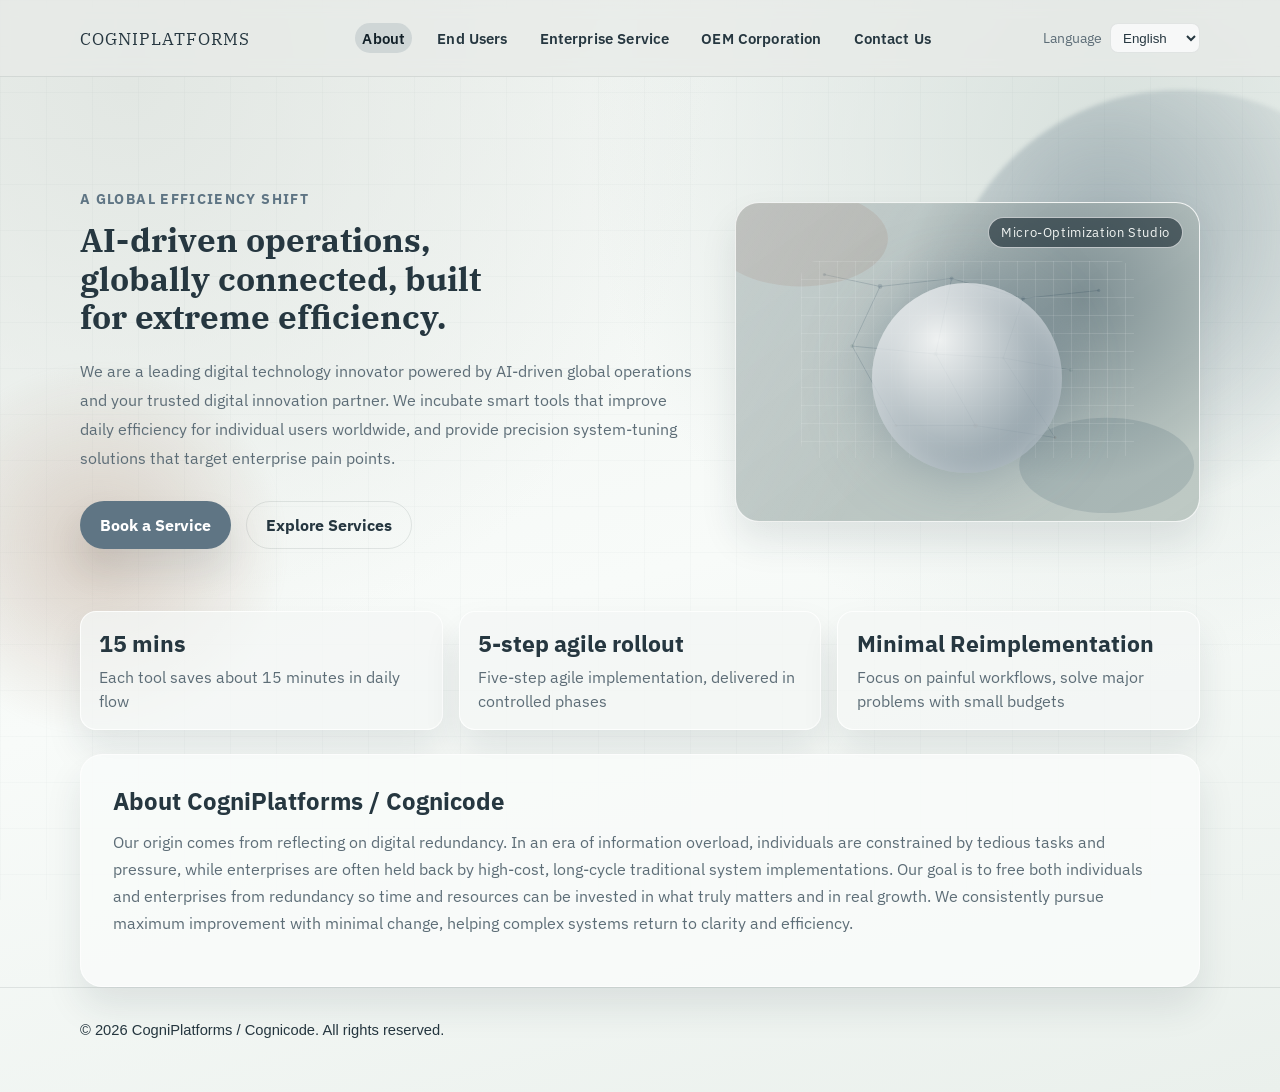
<file: index.html>
<!doctype html>
<html lang="en">
  <head>
    <meta charset="UTF-8" />
    <meta name="viewport" content="width=device-width, initial-scale=1.0" />
    <title>CogniPlatforms | 科智極</title>
    <meta
      name="description"
      content="科智極（CogniPlatforms）是一家 AI 驅動營運、面向全球的科技公司，為企業與個人提供快速產品化解決方案。"
    />
    <link rel="preconnect" href="https://fonts.googleapis.com" />
    <link rel="preconnect" href="https://fonts.gstatic.com" crossorigin />
    <link
      href="https://fonts.googleapis.com/css2?family=IBM+Plex+Sans:wght@400;500;600;700&family=IBM+Plex+Serif:wght@500;600&family=Noto+Sans+SC:wght@400;500;700&family=Noto+Sans+TC:wght@400;500;700&display=swap"
      rel="stylesheet"
    />
    <link rel="stylesheet" href="./styles.css" />
  </head>
  <body>
    <div class="bg-grid" aria-hidden="true"></div>
    <div class="bg-orb" aria-hidden="true"></div>
    <div class="bg-orb bg-orb-2" aria-hidden="true"></div>
    <header class="site-header">
      <div class="container nav-wrap">
        <a href="#" class="brand" data-i18n="brand">CogniPlatforms | 科智極</a>
        <nav class="main-nav">
          <a href="#about" data-tab="about" data-i18n="nav.about">About</a>
          <a href="#to-c-service" data-tab="serviceC" data-i18n="nav.serviceC">End Users</a>
          <a href="#to-b-service" data-tab="serviceB" data-i18n="nav.serviceB">Enterprise Service</a>
          <a href="#oem-partnership" data-tab="oem" data-i18n="nav.oem">OEM Corporation</a>
          <a href="#contact" data-tab="contact" data-i18n="nav.contact">Contact</a>
        </nav>
        <div class="lang-wrap">
          <label for="lang-switch" data-i18n="lang.label">Language</label>
          <select id="lang-switch" aria-label="Language switcher">
            <option value="en">English</option>
            <option value="fr">Français</option>
            <option value="de">Deutsch</option>
            <option value="zh-CN">简体中文</option>
            <option value="zh-TW">繁體中文</option>
          </select>
        </div>
      </div>
    </header>

    <main>
      <section class="hero container reveal" data-panel-groups="about">
        <div class="hero-content">
          <p class="eyebrow" data-i18n="hero.eyebrow">Enterprise AI Platform Consulting</p>
          <h1 data-i18n="hero.title">Build future-ready digital operations with trusted AI architecture.</h1>
          <p class="lead" data-i18n="hero.lead">
            We design enterprise web experiences and AI-enabled workflows that look credible, scale globally, and convert business opportunities.
          </p>
          <div class="hero-actions">
            <a class="btn btn-primary" href="#contact" data-i18n="hero.ctaPrimary">Book Consultation</a>
            <a class="btn btn-ghost" href="#services" data-i18n="hero.ctaSecondary">Explore Services</a>
          </div>
        </div>
        <div class="hero-visual" aria-hidden="true">
          <div class="chip" data-i18n="hero.visualTag">AI Workflow Matrix</div>
          <div class="visual-core"></div>
        </div>
      </section>

      <section class="container metrics reveal" data-panel-groups="about">
        <article>
          <p class="metric-value" data-i18n="metrics.value.uptime">15 mins</p>
          <p class="metric-label" data-i18n="metrics.uptime">Global availability architecture</p>
        </article>
        <article>
          <p class="metric-value" data-i18n="metrics.value.velocity">5 Steps</p>
          <p class="metric-label" data-i18n="metrics.velocity">Faster deployment with cloud-native workflows</p>
        </article>
        <article>
          <p class="metric-value" data-i18n="metrics.value.support">Minimun Reimplementation</p>
          <p class="metric-label" data-i18n="metrics.support">Operational visibility and support readiness</p>
        </article>
      </section>

      <section id="about" class="container panel reveal" data-panel-groups="about">
        <h2 data-i18n="about.title">A strategic partner for enterprise-scale digital transformation</h2>
        <p data-i18n="about.body">
          From executive messaging to productized service pages, we translate complexity into clarity so your clients can trust your capability in seconds.
        </p>
      </section>

      <section class="container enterprise-top reveal" data-panel-groups="serviceB">
        <article id="to-b-service" class="card enterprise-main">
          <h3 data-i18n="audience.b2b.title">enterprise service</h3>
          <p class="release-tag" data-i18n="audience.b2b.tagline">Precision ERP optimization, no blind rebuilds.</p>
          <p data-i18n="audience.b2b.body">Enterprise consultation, process optimization, and project onboarding follow the B2B flow under cogniplatforms.com.</p>
          <p data-i18n="audience.b2b.extra">We optimize painful workflows without forcing a full rebuild.</p>
          <p class="b2b-link-row"><a href="https://cogniplatforms.com" target="_blank" rel="noreferrer" data-i18n="audience.b2b.link">Go to B2B platform</a></p>
          <p class="release-tag" data-i18n="register.enterprise">CIO club註冊</p>
        </article>

        <section id="enterprise-promo" class="panel promo-spotlight promo-vertical">
          <h2 data-i18n="promo.title">Enterprise Enrollment and Promotions</h2>
          <p data-i18n="promo.lead">
            Join the CIO Club onboarding path and activate enterprise collaboration rewards for your team and referral partners.
          </p>
          <div class="promo-grid">
            <article class="promo-card">
              <h3 data-i18n="promo.item1.title">CIO Club Registration</h3>
              <p data-i18n="promo.item1.body">Submit company details for review and unlock the enterprise service workspace after approval.</p>
            </article>
            <article class="promo-card">
              <h3 data-i18n="promo.item2.title">Approval Reward</h3>
              <p data-i18n="promo.item2.body">Each newly approved enterprise account receives 500 points for initial service redemption.</p>
            </article>
            <article class="promo-card">
              <h3 data-i18n="promo.item3.title">Referral Bonus</h3>
              <p data-i18n="promo.item3.body">Approved referrals grant the referrer an additional 200 points to accelerate campaign launches.</p>
            </article>
          </div>
          <div class="hero-actions">
            <a class="btn btn-primary" href="./secure-portal/register.html" data-i18n="promo.ctaPrimary">Register for CIO Club</a>
            <a class="btn btn-ghost" href="https://cogniplatforms.com" target="_blank" rel="noreferrer" data-i18n="promo.ctaSecondary">View Enterprise Services</a>
          </div>

          <div class="metrics metrics-compact">
            <article>
              <p class="metric-value" data-i18n="metrics.value.velocity">5 Steps</p>
              <p class="metric-label" data-i18n="metrics.velocity">Faster deployment with cloud-native workflows</p>
            </article>
            <article>
              <p class="metric-value" data-i18n="metrics.value.support">Minimun Reimplementation</p>
              <p class="metric-label" data-i18n="metrics.support">Operational visibility and support readiness</p>
            </article>
          </div>

          <section id="b2b-sessions" class="embedded-workshop">
            <h2 data-i18n="sessions.title">Workshop Video Content</h2>
            <p data-i18n="sessions.lead"></p>
            <div class="session-actions">
              <a
                class="btn btn-ghost"
                href="https://www.youtube.com/@CogniPlatforms"
                target="_blank"
                rel="noreferrer"
                data-i18n="sessions.channelLink"
                >Open CogniPlatforms on YouTube</a
              >
            </div>
            <div class="session-grid">
              <article class="session-card">
                <h3 data-i18n="sessions.item1.title">Executive Briefing Series</h3>
                <p data-i18n="sessions.item1.body"></p>
                <div class="video-placeholder">
                  <p data-i18n="sessions.youtubePlaceholder"></p>
                </div>
                <p class="release-tag" data-i18n="sessions.coming">Coming Soon</p>
              </article>
              <article class="session-card">
                <h3 data-i18n="sessions.item2.title">Implementation Deep Dive</h3>
                <p data-i18n="sessions.item2.body"></p>
                <div class="video-placeholder">
                  <p data-i18n="sessions.youtubePlaceholder"></p>
                </div>
                <p class="release-tag" data-i18n="sessions.coming">Coming Soon</p>
              </article>
            </div>
          </section>
        </section>
      </section>

      <section id="services" class="container cards reveal" data-panel-groups="serviceC">
        <article id="to-c-service" class="card" data-panel-groups="serviceC">
          <h3 data-i18n="audience.b2c.title">End users</h3>
          <p data-i18n="audience.b2c.body">Product registration for individual users is not handled on this corporate site and will be routed to cogni-coding.com.</p>
        </article>
        <article id="to-c-visual" class="card app-showcase" data-panel-groups="serviceC">
          <p class="visual-lead" data-i18n="audience.b2c.visual.lead">A lightweight family and personal productivity stack.</p>
          <div class="app-icon-grid" aria-hidden="true">
            <span class="app-icon shape-soft-square glyph-note" title="memo"><span class="app-letter letter-v1">N</span></span>
            <span class="app-icon shape-pill glyph-check" title="planner"><span class="app-letter letter-v2">PL</span></span>
            <span class="app-icon shape-circle glyph-mail" title="mail"><span class="app-letter letter-v3">MXR</span></span>
            <span class="app-icon shape-cut glyph-browser" title="browser"><span class="app-letter letter-v4">B</span></span>
            <span class="app-icon shape-drop glyph-coin" title="budget"><span class="app-letter letter-v5">BD</span></span>
            <span class="app-icon shape-hex glyph-home" title="home"><span class="app-letter letter-v6">HMX</span></span>
            <span class="app-icon shape-soft-square glyph-book" title="study"><span class="app-letter letter-v7">S</span></span>
            <span class="app-icon shape-rounded-diamond glyph-focus" title="focus"><span class="app-letter letter-v8">FC</span></span>
            <span class="app-icon shape-pill glyph-pin" title="travel"><span class="app-letter letter-v9">TRV</span></span>
            <span class="app-icon shape-circle glyph-photo" title="photo"><span class="app-letter letter-v10">P</span></span>
            <span class="app-icon shape-cut glyph-doc" title="doc"><span class="app-letter letter-v11">DOC</span></span>
            <span class="app-icon shape-blob glyph-sync" title="sync"><span class="app-letter letter-v12">SY</span></span>
          </div>
        </article>
      </section>

      <section id="oem-partnership" class="container panel reveal" data-panel-groups="oem">
        <p data-i18n="oem.topNote"></p>
        <p data-i18n="oem.lead">
          Original manufacturers can register for technical and commercial cooperation. Applications require review approval before activation.
        </p>
        <div class="actions">
          <a class="btn btn-primary" href="./secure-portal/manufacturer-register.html" data-i18n="oem.cta">Register as Manufacturer Partner</a>
        </div>
      </section>

      <section id="marketplace" class="container panel reveal" data-panel-groups="serviceC">
        <h2 data-i18n="marketplace.title">To C Product Marketplace</h2>
        <p data-i18n="marketplace.lead">
          Discover all consumer-facing applications in one place. Mobile apps and PC applications will be listed here.
        </p>
        <div class="marketplace-grid">
          <article class="market-card">
            <h3 data-i18n="marketplace.mobile.title">Mobile Apps</h3>
            <p data-i18n="marketplace.mobile.subtitle">iOS / Android</p>
            <p class="release-tag" data-i18n="marketplace.tbr">To Be Released</p>
          </article>
          <article class="market-card">
            <h3 data-i18n="marketplace.pc.title">PC Applications</h3>
            <p data-i18n="marketplace.pc.subtitle">Windows / macOS</p>
            <p class="release-tag" data-i18n="marketplace.tbr">To Be Released</p>
          </article>
        </div>
      </section>

      <section id="contact" class="container cta reveal" data-panel-groups="contact">
        <h2 data-i18n="contact.title">Ready to launch your multilingual enterprise website</h2>
        <p data-i18n="contact.body">Share your company profile, service list, and contact details. We will turn this demo into a production-ready release.</p>
        <a class="btn btn-primary" href="mailto:sales@cogniplatforms.com" data-i18n="contact.cta">立即詢價</a>
      </section>
    </main>

    <footer class="site-footer">
      <div class="container">
        <p data-i18n="footer.text">© 2026 科智極 CogniPlatforms. All rights reserved.</p>
      </div>
    </footer>

    <script src="./script.js"></script>
  </body>
</html>
</file>
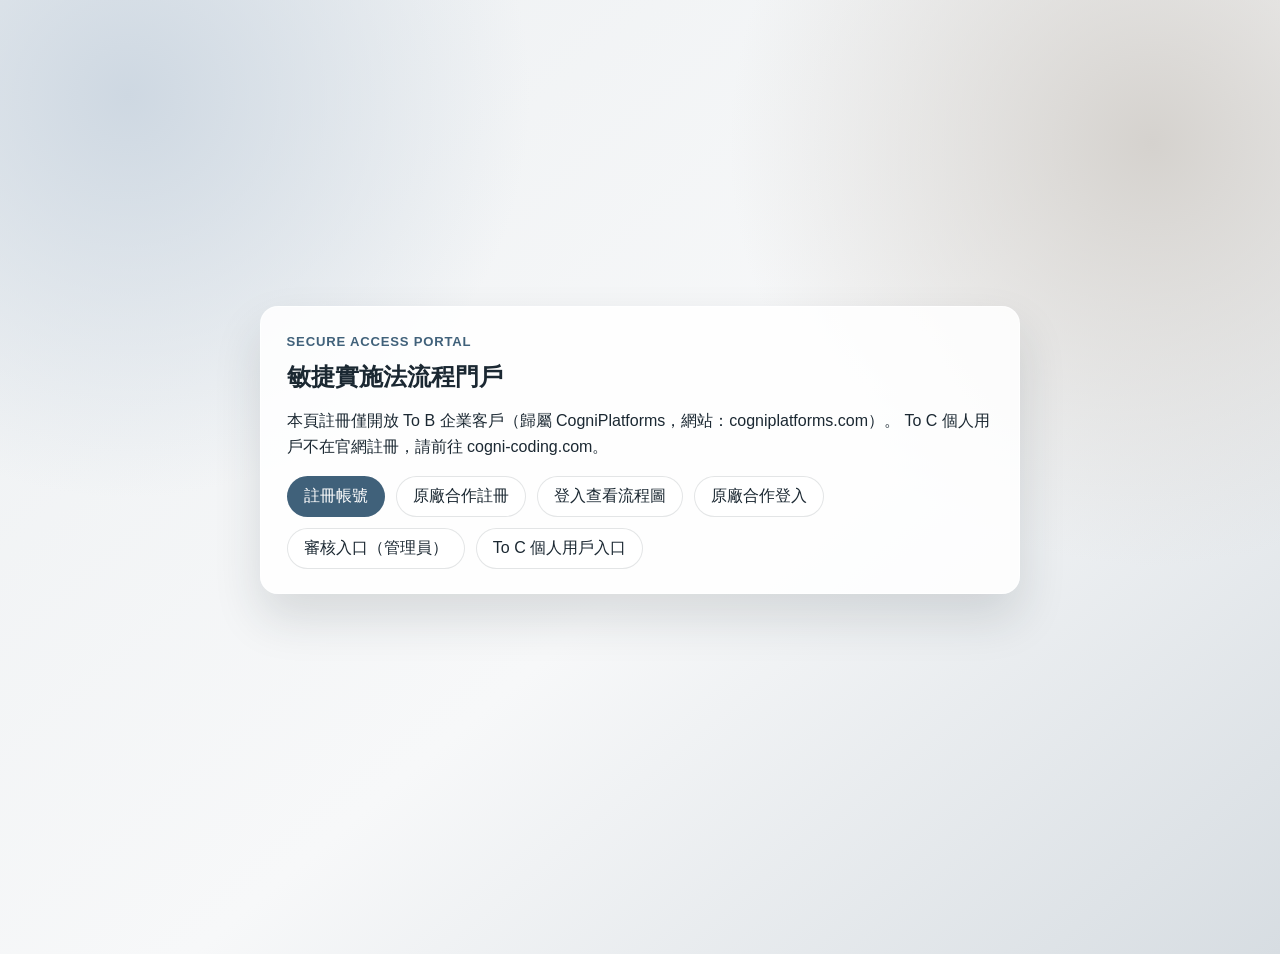
<file: secure-portal/index.html>
<!doctype html>
<html lang="zh-Hant">
  <head>
    <meta charset="UTF-8" />
    <meta name="viewport" content="width=device-width, initial-scale=1.0" />
    <title>敏捷實施法門戶</title>
    <link rel="stylesheet" href="./styles.css" />
  </head>
  <body>
    <main class="shell center">
      <section class="card hero">
        <p class="badge">Secure Access Portal</p>
        <h1>敏捷實施法流程門戶</h1>
        <p>
          本頁註冊僅開放 To B 企業客戶（歸屬 CogniPlatforms，網站：cogniplatforms.com）。
          To C 個人用戶不在官網註冊，請前往 cogni-coding.com。
        </p>
        <div class="actions">
          <a class="btn primary" href="./register.html">註冊帳號</a>
          <a class="btn" href="./manufacturer-register.html">原廠合作註冊</a>
          <a class="btn" href="./login.html">登入查看流程圖</a>
          <a class="btn" href="./manufacturer-login.html">原廠合作登入</a>
          <a class="btn subtle" href="./admin-review.html">審核入口（管理員）</a>
          <a class="btn" href="https://cogni-coding.com" target="_blank" rel="noreferrer">To C 個人用戶入口</a>
        </div>
      </section>
    </main>
  </body>
</html>
</file>
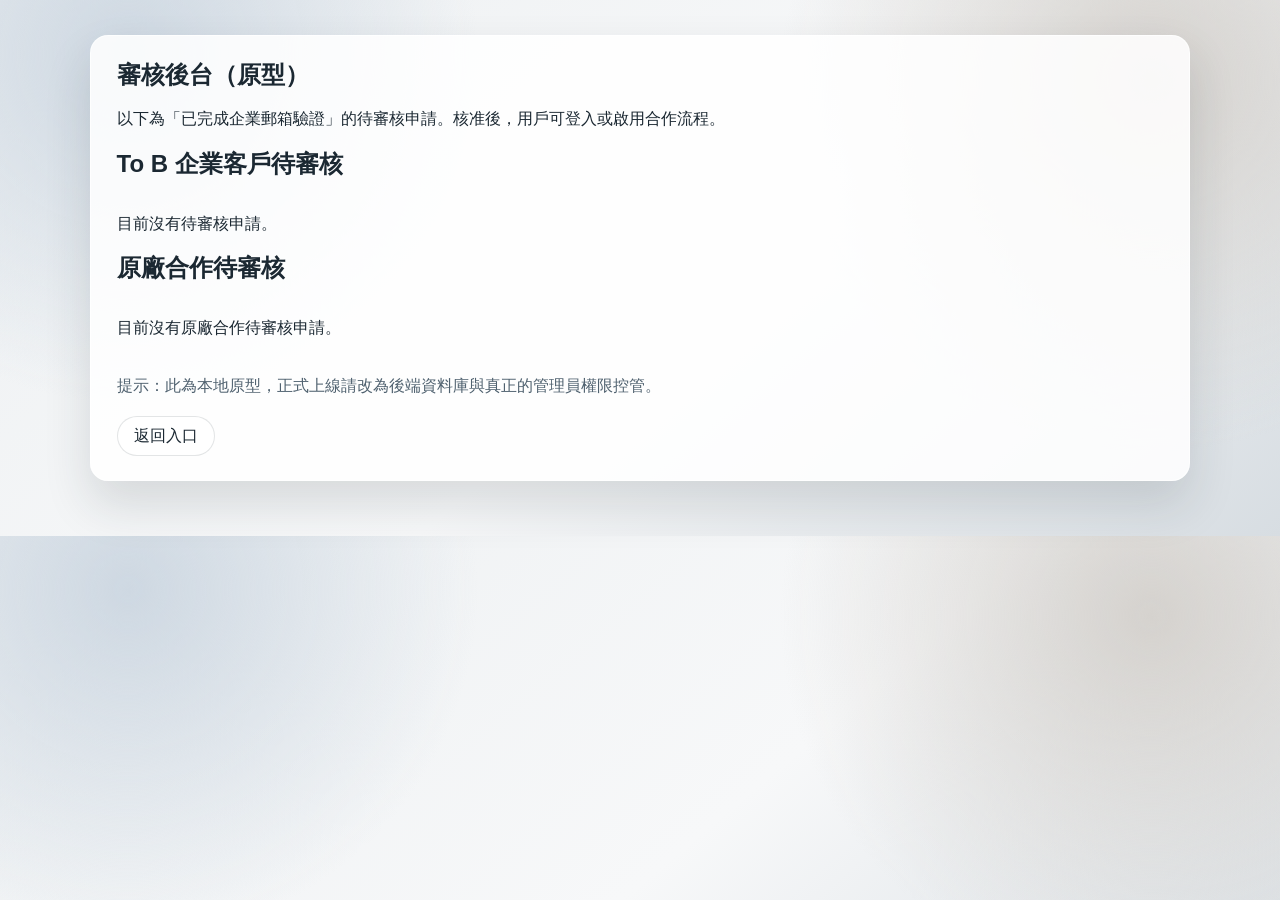
<file: secure-portal/admin-review.html>
<!doctype html>
<html lang="zh-Hant">
  <head>
    <meta charset="UTF-8" />
    <meta name="viewport" content="width=device-width, initial-scale=1.0" />
    <title>審核後台 | 敏捷實施法門戶</title>
    <link rel="stylesheet" href="./styles.css" />
  </head>
  <body>
    <main class="shell">
      <section class="card">
        <h1>審核後台（原型）</h1>
        <p>以下為「已完成企業郵箱驗證」的待審核申請。核准後，用戶可登入或啟用合作流程。</p>
        <h2>To B 企業客戶待審核</h2>
        <div id="pending-list" class="review-list"></div>
        <h2>原廠合作待審核</h2>
        <div id="pending-manufacturer-list" class="review-list"></div>
        <p class="tip">
          提示：此為本地原型，正式上線請改為後端資料庫與真正的管理員權限控管。
        </p>
        <div class="actions">
          <a class="btn" href="./index.html">返回入口</a>
        </div>
      </section>
    </main>

    <script src="./app.js"></script>
  </body>
</html>
</file>
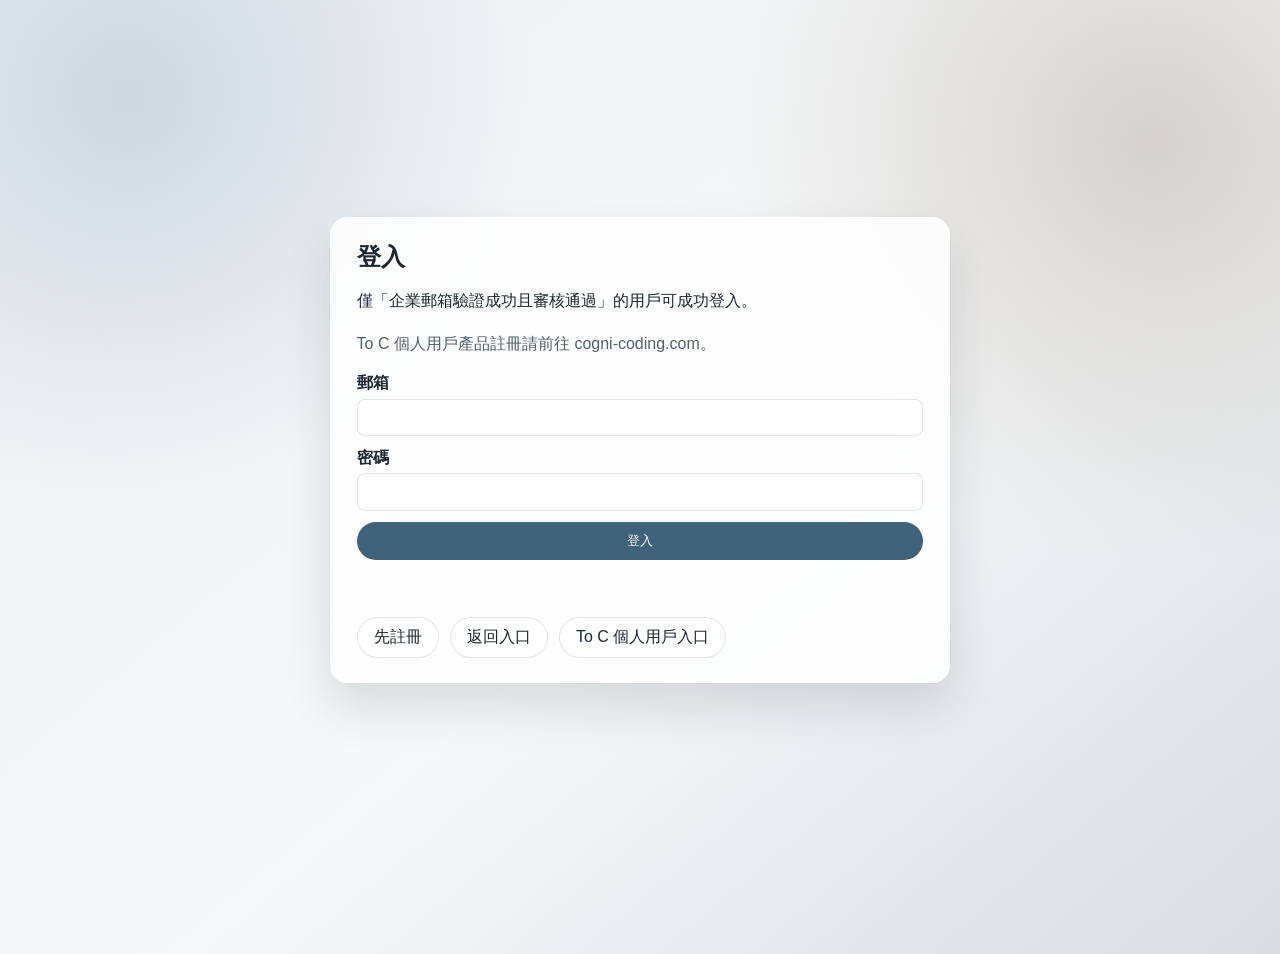
<file: secure-portal/agile-method.html>
<!doctype html>
<html lang="zh-Hant">
  <head>
    <meta charset="UTF-8" />
    <meta name="viewport" content="width=device-width, initial-scale=1.0" />
    <title>敏捷實施法流程圖</title>
    <link rel="stylesheet" href="./styles.css" />
  </head>
  <body>
    <main class="shell">
      <section class="card">
        <div class="top-bar">
          <div>
            <p class="badge">Authorized View</p>
            <h1>敏捷實施法流程圖</h1>
          </div>
          <button id="logout-btn" class="btn">登出</button>
        </div>

        <div class="flow-steps">
          <article class="flow-step">
            <h2>STEP 01：諮詢評估 (Consultation)</h2>
            <p>針對服務範圍內的問題流程提出初步流程改進方案。</p>
            <p><strong>交付物：</strong>《問題流程改進建議》</p>
            <p><strong>核心優勢：</strong>低成本啟動，先小額諮詢即可獲得務實改進方向。</p>
          </article>

          <article class="flow-step">
            <h2>STEP 02：需求分析、流程重構與方案設計 (Requirement Analysis & BPR)</h2>
            <p>確認方向後，針對特定問題流程進行 BPR，並設計改進後流程與高層系統方案。</p>
            <p><strong>交付物：</strong>《特定流程的改進後流程圖》與《針對性系統改進初步設計》</p>
            <p><strong>核心優勢：</strong>明確未來流程框架與設計藍圖。</p>
          </article>

          <article class="flow-step">
            <h2>STEP 03：原型製作 (Rapid Prototyping)</h2>
            <p>快速搭建流程優化原型（Mockup），模擬未來操作介面與業務數據流向。</p>
            <p><strong>交付物：</strong>可互動的《功能優化原型系統》</p>
            <p><strong>核心優勢：</strong>所見即所得，管理層與一線可直接測試並修正理解誤差。</p>
          </article>

          <article class="flow-step">
            <h2>STEP 04：測試與迭代 (Development, Testing & Iteration)</h2>
            <p>基於測試反饋形成最終改進清單，調整原型後進行代碼封裝與發佈。</p>
            <p><strong>交付物：</strong>《最終改進清單》、《特定流程優化組件》、《用戶接收測試報告》</p>
            <p><strong>核心優勢：</strong>前置原型驗證使開發品質優於傳統 IT 交付方式。</p>
          </article>

          <article class="flow-step">
            <h2>STEP 05：平滑切換與全球運維 (Go-Live & Global Maintenance)</h2>
            <p>協助平滑上線，轉入長期運維，持續修復細節問題並優化穩定性。</p>
            <p><strong>交付物：</strong>系統正式上線運行</p>
          </article>
        </div>

        <section class="diagram-box">
          <h2>流程圖（Agile Implementation Map）</h2>
          <svg viewBox="0 0 1180 250" role="img" aria-label="五步敏捷實施流程圖">
            <defs>
              <marker id="arrow" markerWidth="10" markerHeight="10" refX="8" refY="3" orient="auto">
                <path d="M0,0 L0,6 L9,3 z" fill="#40617a" />
              </marker>
            </defs>
            <g>
              <rect x="20" y="60" width="200" height="95" rx="14" class="node" />
              <text x="35" y="92">01 Consultation</text>
              <text x="35" y="118">Initial process review</text>

              <line x1="220" y1="106" x2="252" y2="106" class="arrow" marker-end="url(#arrow)" />

              <rect x="260" y="60" width="200" height="95" rx="14" class="node" />
              <text x="275" y="92">02 Analysis & BPR</text>
              <text x="275" y="118">Future-state process map</text>

              <line x1="460" y1="106" x2="492" y2="106" class="arrow" marker-end="url(#arrow)" />

              <rect x="500" y="60" width="200" height="95" rx="14" class="node" />
              <text x="515" y="92">03 Prototyping</text>
              <text x="515" y="118">Interactive mockup</text>

              <line x1="700" y1="106" x2="732" y2="106" class="arrow" marker-end="url(#arrow)" />

              <rect x="740" y="60" width="200" height="95" rx="14" class="node" />
              <text x="755" y="92">04 Test & Iterate</text>
              <text x="755" y="118">Final improvement list</text>

              <line x1="940" y1="106" x2="972" y2="106" class="arrow" marker-end="url(#arrow)" />

              <rect x="980" y="60" width="180" height="95" rx="14" class="node" />
              <text x="995" y="92">05 Go-Live</text>
              <text x="995" y="118">Global maintenance</text>
            </g>
          </svg>
        </section>

        <section class="diagram-box">
          <h2>預定下一步 Session</h2>
          <p>可選擇「線上預錄介紹」或「Teams 洽談」，提交後會生成雙方郵箱郵件草稿。</p>
          <form id="booking-form" class="form-grid">
            <label>
              Session 類型
              <select name="sessionType" required>
                <option value="預錄介紹">線上預錄介紹</option>
                <option value="Teams 洽談">Teams 洽談要求</option>
              </select>
            </label>
            <label>
              希望時間
              <input type="text" name="preferredTime" placeholder="例如：2026-05-25 15:00 HKT" required />
            </label>
            <label>
              補充需求
              <textarea name="notes" rows="4" placeholder="例如：希望先看製造業案例與合規架構"></textarea>
            </label>
            <button class="btn primary" type="submit">送出預定（生成郵件）</button>
          </form>
          <p id="booking-msg" class="msg"></p>
        </section>

        <section class="diagram-box">
          <h2>推薦積分與小額諮詢</h2>
          <p>推薦其他 CIO 註冊後，對方完成郵箱驗證並通過信息審核，新註冊用戶可獲得 500 積分，推薦人可額外獲得 200 積分。</p>

          <div class="points-grid">
            <article class="points-card">
              <p class="points-label">目前積分</p>
              <p id="points-balance" class="points-balance">0</p>
              <p class="points-tip">新註冊審核通過送 500；成功推薦再送 200</p>
            </article>
            <article class="points-card">
              <p class="points-label">可兌換小額諮詢</p>
              <div class="points-catalog">
                <p>30 分鐘流程問答：120 積分</p>
                <p>45 分鐘系統定位：180 積分</p>
                <p>60 分鐘專項顧問：260 積分</p>
              </div>
            </article>
          </div>

          <div class="points-grid">
            <article class="points-card">
              <h3>推薦企業客戶</h3>
              <form id="referral-form" class="form-grid compact-form">
                <label>
                  被推薦公司名稱
                  <input type="text" name="referredCompany" placeholder="例如：ABC Manufacturing Ltd." required />
                </label>
                <label>
                  聯絡人姓名
                  <input type="text" name="referredContact" placeholder="例如：王經理 / John Smith" required />
                </label>
                <label>
                  聯絡人企業郵箱
                  <input type="email" name="referredEmail" placeholder="name@company.com" required />
                </label>
                <label>
                  聯絡人電話
                  <input type="text" name="referredPhone" placeholder="例如：+852 1234 5678" />
                </label>
                <label>
                  需求方向
                  <input type="text" name="interestArea" placeholder="例如：SAP 優化、Dynamics 365 升級、跨系統整合" required />
                </label>
                <label>
                  補充說明
                  <textarea name="referralNotes" rows="4" placeholder="例如：對方目前正評估全球模板或亞洲 roll-out"></textarea>
                </label>
                <button class="btn primary" type="submit">提交 CIO 推薦</button>
              </form>
              <p id="referral-msg" class="msg"></p>
            </article>

            <article class="points-card">
              <h3>積分兌換小額諮詢</h3>
              <form id="redeem-form" class="form-grid compact-form">
                <label>
                  兌換項目
                  <select name="rewardCode" required>
                    <option value="consult-30">30 分鐘流程問答（120 積分）</option>
                    <option value="consult-45">45 分鐘系統定位（180 積分）</option>
                    <option value="consult-60">60 分鐘專項顧問（260 積分）</option>
                  </select>
                </label>
                <label>
                  希望主題
                  <input type="text" name="redeemTopic" placeholder="例如：MM 採購異常分析、Oracle 升級前評估" required />
                </label>
                <label>
                  希望時段
                  <input type="text" name="preferredWindow" placeholder="例如：下週三 15:00 HKT / 本月底前" required />
                </label>
                <label>
                  補充需求
                  <textarea name="redeemNotes" rows="4" placeholder="例如：請先看現有痛點與錯誤截圖"></textarea>
                </label>
                <button class="btn primary" type="submit">提交兌換申請</button>
              </form>
              <p id="redeem-msg" class="msg"></p>
            </article>
          </div>

          <div class="points-card">
            <h3>積分紀錄</h3>
            <div id="points-history" class="points-history"></div>
          </div>

        </section>

        <section class="diagram-box">
          <h2>積分訂單與服務確認</h2>
          <p>可先建立服務訂單並填寫諮詢內容，待客戶確認服務後才正式扣除積分。目前先上線一個項目「諮詢」，未來可擴充更多服務與不同價格。當前諮詢扣點：<strong><span id="consultation-cost-display">120</span> 積分</strong></p>

          <div class="points-grid">
            <article class="points-card">
              <h3>建立我的訂單</h3>
              <form id="order-form" class="form-grid compact-form">
                <label>
                  服務項目
                  <select name="serviceCode" required>
                    <option value="">請選擇服務</option>
                  </select>
                </label>
                <label>
                  諮詢內容 / 備註
                  <textarea name="orderNotes" rows="4" placeholder="請填寫本次希望討論的流程、問題、背景與預期輸出" required></textarea>
                </label>
                <button class="btn primary" type="submit">生成訂單</button>
              </form>
              <p id="order-msg" class="msg"></p>
            </article>

            <article id="superuser-order-panel" class="points-card hidden">
              <h3>Superuser 代客建單</h3>
              <p class="tip">此區僅供 superuser 為已核准企業客戶建立待確認服務訂單。</p>
              <form id="superuser-order-form" class="form-grid compact-form">
                <label>
                  目標客戶
                  <select name="targetCustomerEmail" required>
                    <option value="">請選擇已核准客戶</option>
                  </select>
                </label>
                <label>
                  服務項目
                  <select name="serviceCode" required>
                    <option value="">請選擇服務</option>
                  </select>
                </label>
                <label>
                  諮詢內容 / 備註
                  <textarea name="orderNotes" rows="4" placeholder="請填寫為客戶預建的諮詢內容與服務說明" required></textarea>
                </label>
                <button class="btn primary" type="submit">替客戶生成訂單</button>
              </form>
              <p id="superuser-order-msg" class="msg"></p>
            </article>

            <article id="service-config-panel" class="points-card hidden">
              <h3>服務積分設定</h3>
              <p class="tip">你可以在這裡自行調整「諮詢」對應的積分消耗。之後若新增更多服務，可沿用同一套邏輯擴充。</p>
              <form id="service-config-form" class="form-grid compact-form">
                <label>
                  諮詢顯示名稱
                  <input type="text" name="serviceName" value="諮詢" required />
                </label>
                <label>
                  諮詢消耗積分
                  <input type="number" name="serviceCost" min="1" step="1" value="120" required />
                </label>
                <button class="btn primary" type="submit">保存設定</button>
              </form>
              <p id="service-config-msg" class="msg"></p>
            </article>

            <article id="role-management-panel" class="points-card hidden">
              <h3>權限配置（Superuser）</h3>
              <p class="tip">Superuser 可授予或終止 admin 權限；admin 才可下載用戶數據。</p>
              <form id="role-management-form" class="form-grid compact-form">
                <label>
                  目標用戶
                  <select id="role-target-email" name="targetEmail" required>
                    <option value="">請選擇已核准客戶</option>
                  </select>
                </label>
                <button class="btn primary" type="submit">授予 Admin 權限</button>
              </form>
              <div id="admin-role-list" class="review-list"></div>
              <p id="role-management-msg" class="msg"></p>
            </article>

            <article id="admin-download-panel" class="points-card hidden">
              <h3>用戶數據導出（Admin）</h3>
              <p class="tip">僅 Admin 可下載；Superuser 不具備下載權限。</p>
              <button id="download-users-btn" class="btn primary" type="button">下載用戶數據 CSV</button>
              <p id="download-users-msg" class="msg"></p>
            </article>
          </div>

          <div class="points-card">
            <h3>我的服務訂單</h3>
            <div id="orders-list" class="orders-list"></div>
          </div>
        </section>

        <section class="diagram-box">
          <h2>To B 流程與問題詢價</h2>
          <p>請填寫系統與環境資訊，我們會依你的問題流程與系統現況安排後續評估。</p>
          <form id="b2b-inquiry-form" class="form-grid">
            <label>
              問題系統
              <input
                type="text"
                name="system"
                placeholder="請輸入或搜尋，例如：SAP、ORACLE、IFS"
                autocomplete="off"
                data-searchable="system"
                required
              />
            </label>
            <label class="conditional-field hidden" data-conditional="system-other">
              其他系統
              <input type="text" name="systemOther" placeholder="請輸入系統名稱" />
            </label>
            <label>
              具體產品
              <input
                type="text"
                name="product"
                placeholder="請輸入或搜尋，例如：SAP S/4HANA、Oracle EBS、IFS Cloud、Microsoft Dynamics 365"
                autocomplete="off"
                data-searchable="product"
                required
              />
            </label>
            <label>
              具體版本
              <input type="text" name="productVersion" placeholder="例如：S/4HANA 2023 FPS01" required />
            </label>
            <label>
              操作系統
              <input type="text" name="operatingSystem" placeholder="例如：RHEL 8 / Windows Server 2022" required />
            </label>
            <label>
              數據庫版本
              <input type="text" name="databaseVersion" placeholder="例如：SAP HANA 2.0 SPS07 / Oracle 19c" required />
            </label>
            <label>
              ERP 標準功能模塊 / 流程
              <input
                type="text"
                name="sapModule"
                placeholder="請輸入或搜尋對應 ERP 的標準流程 / 模塊，例如 SAP、Oracle、IFS、Infor、Dynamics 365"
                autocomplete="off"
                data-searchable="sap-module"
                required
              />
            </label>
            <label class="conditional-field hidden" data-conditional="module-other">
              其他模塊 / 流程
              <input type="text" name="sapModuleOther" placeholder="請輸入模塊或流程名稱" />
            </label>
            <label>
              問題描述
              <textarea name="problemDescription" rows="4" placeholder="請描述具體流程痛點、錯誤現象或期望改進方向" required></textarea>
            </label>
            <button class="btn primary" type="submit">提交詢價</button>
          </form>
          <p id="b2b-inquiry-msg" class="msg"></p>
        </section>
      </section>
    </main>

    <script src="./app.js"></script>
  </body>
</html>
</file>
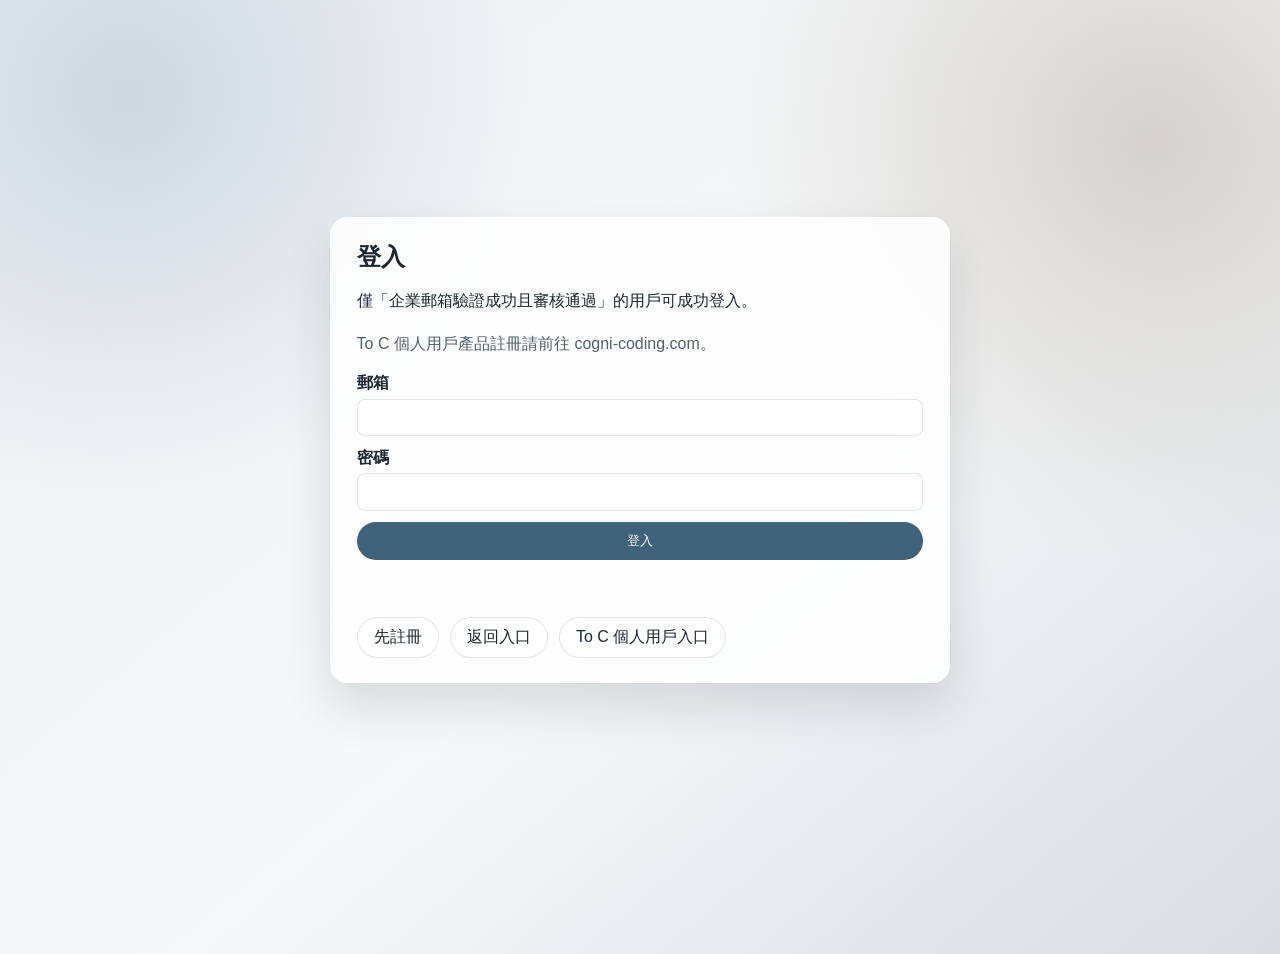
<file: secure-portal/login.html>
<!doctype html>
<html lang="zh-Hant">
  <head>
    <meta charset="UTF-8" />
    <meta name="viewport" content="width=device-width, initial-scale=1.0" />
    <title>登入 | 敏捷實施法門戶</title>
    <link rel="stylesheet" href="./styles.css" />
  </head>
  <body>
    <main class="shell center">
      <section class="card form-card">
        <h1>登入</h1>
        <p>僅「企業郵箱驗證成功且審核通過」的用戶可成功登入。</p>
        <p class="tip">To C 個人用戶產品註冊請前往 cogni-coding.com。</p>

        <form id="login-form" class="form-grid">
          <label>
            郵箱
            <input type="email" name="email" required />
          </label>
          <label>
            密碼
            <input type="password" name="password" required />
          </label>
          <button class="btn primary" type="submit">登入</button>
        </form>

        <p id="login-msg" class="msg"></p>
        <div class="actions">
          <a class="btn" href="./register.html">先註冊</a>
          <a class="btn subtle" href="./index.html">返回入口</a>
          <a class="btn" href="https://cogni-coding.com" target="_blank" rel="noreferrer">To C 個人用戶入口</a>
        </div>
      </section>
    </main>

    <script src="./app.js"></script>
  </body>
</html>
</file>
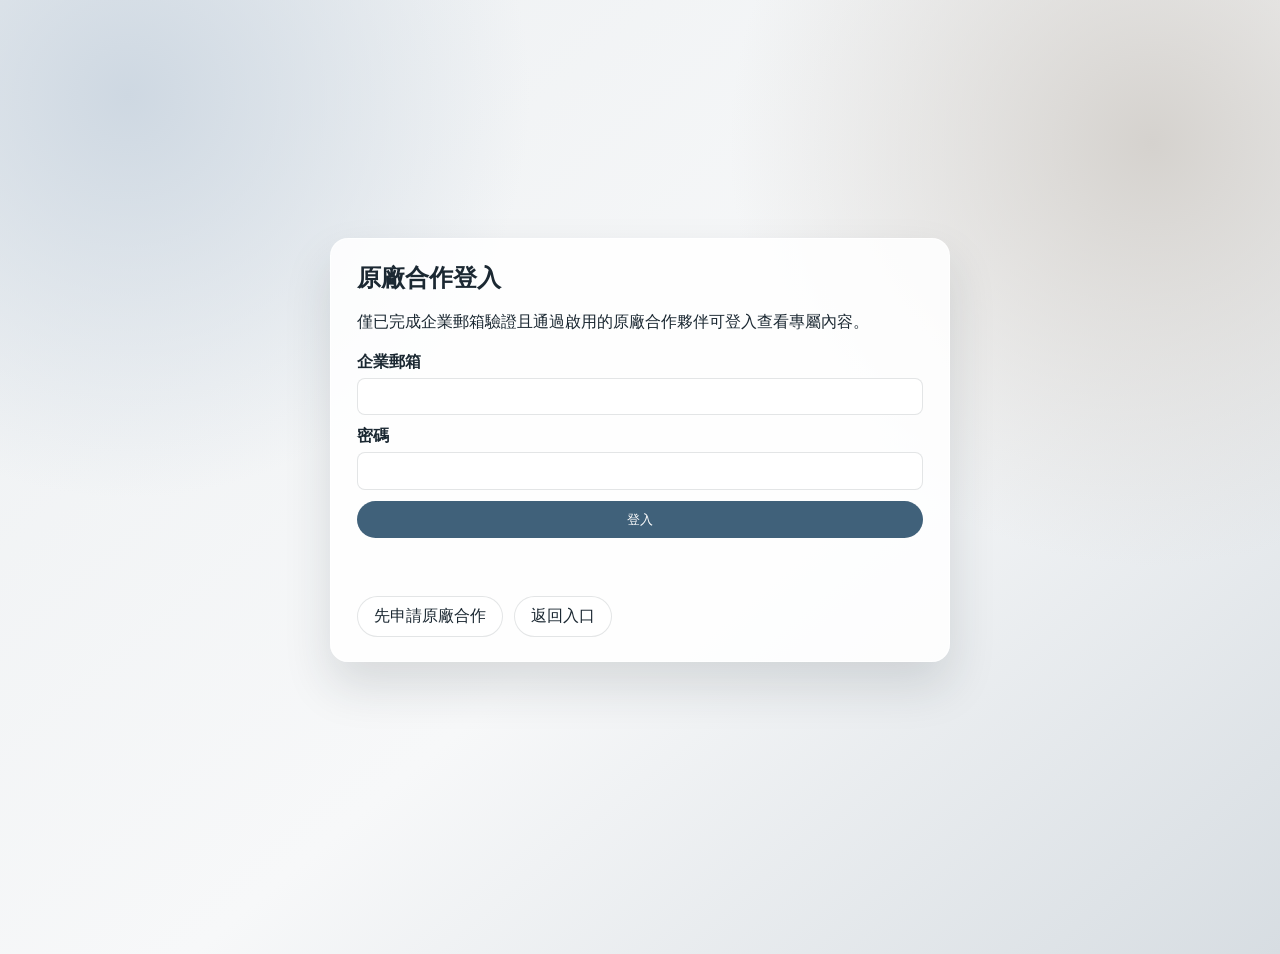
<file: secure-portal/manufacturer-hub.html>
<!doctype html>
<html lang="zh-Hant">
  <head>
    <meta charset="UTF-8" />
    <meta name="viewport" content="width=device-width, initial-scale=1.0" />
    <title>原廠合作專區</title>
    <link rel="stylesheet" href="./styles.css" />
  </head>
  <body>
    <main class="shell">
      <section class="card">
        <div class="top-bar">
          <div>
            <p class="badge">Manufacturer Partner Access</p>
            <h1>原廠合作專區</h1>
          </div>
          <button id="manufacturer-logout-btn" class="btn">登出</button>
        </div>

        <section class="diagram-box">
          <h2>專屬內容入口</h2>
          <p>此區提供原廠合作夥伴的啟動資料、合作流程摘要與後續內容入口。後續可在此放置專屬文件、影片與協作說明。</p>
          <div class="session-grid">
            <article class="session-card">
              <h3>合作啟動說明</h3>
              <p>原廠合作框架、技術對接節點與商務流程摘要。</p>
              <p class="release-tag">Coming Soon</p>
            </article>
            <article class="session-card">
              <h3>原廠協作資源</h3>
              <p>未來將放置專屬 onboarding 影片、方案素材與流程模板。</p>
              <p class="release-tag">Coming Soon</p>
            </article>
          </div>
        </section>

        <section class="diagram-box">
          <h2>原廠封裝增強包詢價</h2>
          <p>原廠合作夥伴可就已封裝的增強包提出詢價與對接需求。</p>
          <form id="manufacturer-inquiry-form" class="form-grid">
            <label>
              詢價增強包
              <input
                type="text"
                name="packageName"
                placeholder="請輸入或搜尋增強包名稱"
                autocomplete="off"
                data-searchable="package"
                required
              />
            </label>
            <label class="conditional-field hidden" data-conditional="package-other">
              其他增強包
              <input type="text" name="packageOther" placeholder="請輸入增強包名稱" />
            </label>
            <label>
              目標系統 / 產品
              <input
                type="text"
                name="targetSystem"
                placeholder="請輸入或搜尋，例如：SAP S/4HANA / Oracle Fusion / IFS Cloud"
                autocomplete="off"
                data-searchable="target-system"
                required
              />
            </label>
            <label>
              目標版本
              <input type="text" name="targetVersion" placeholder="例如：S/4HANA 2022 / Oracle 19c" required />
            </label>
            <label>
              合作訴求
              <textarea name="inquiryNotes" rows="4" placeholder="請描述詢價背景、導入目標與商務需求" required></textarea>
            </label>
            <button class="btn primary" type="submit">提交詢價</button>
          </form>
          <p id="manufacturer-inquiry-msg" class="msg"></p>
        </section>
      </section>
    </main>

    <script src="./app.js"></script>
  </body>
</html>
</file>
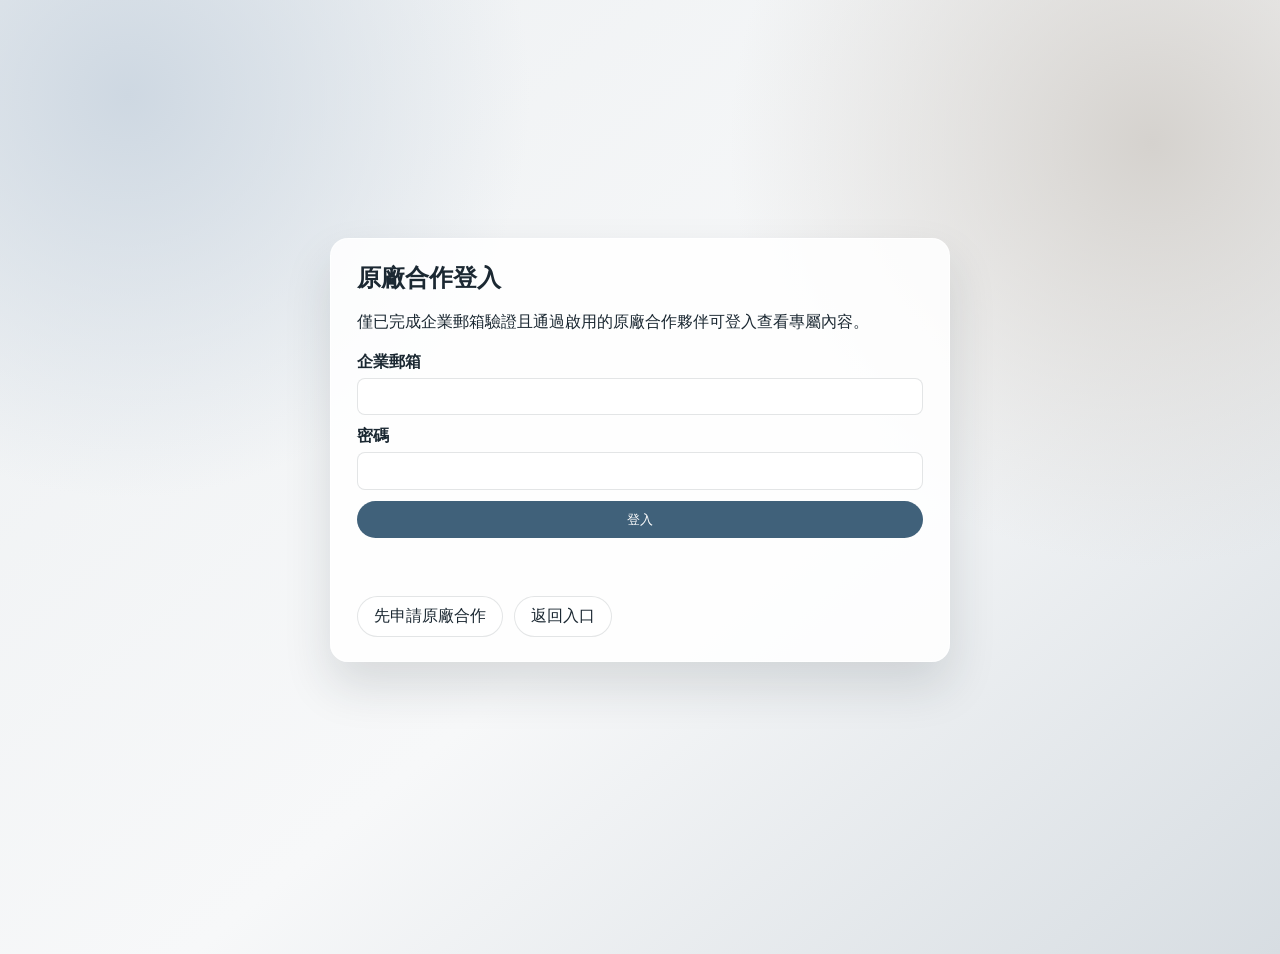
<file: secure-portal/manufacturer-login.html>
<!doctype html>
<html lang="zh-Hant">
  <head>
    <meta charset="UTF-8" />
    <meta name="viewport" content="width=device-width, initial-scale=1.0" />
    <title>原廠合作登入 | 敏捷實施法門戶</title>
    <link rel="stylesheet" href="./styles.css" />
  </head>
  <body>
    <main class="shell center">
      <section class="card form-card">
        <h1>原廠合作登入</h1>
        <p>僅已完成企業郵箱驗證且通過啟用的原廠合作夥伴可登入查看專屬內容。</p>

        <form id="manufacturer-login-form" class="form-grid">
          <label>
            企業郵箱
            <input type="email" name="email" required />
          </label>
          <label>
            密碼
            <input type="password" name="password" required />
          </label>
          <button class="btn primary" type="submit">登入</button>
        </form>

        <p id="manufacturer-login-msg" class="msg"></p>
        <div class="actions">
          <a class="btn" href="./manufacturer-register.html">先申請原廠合作</a>
          <a class="btn subtle" href="./index.html">返回入口</a>
        </div>
      </section>
    </main>

    <script src="./app.js"></script>
  </body>
</html>
</file>
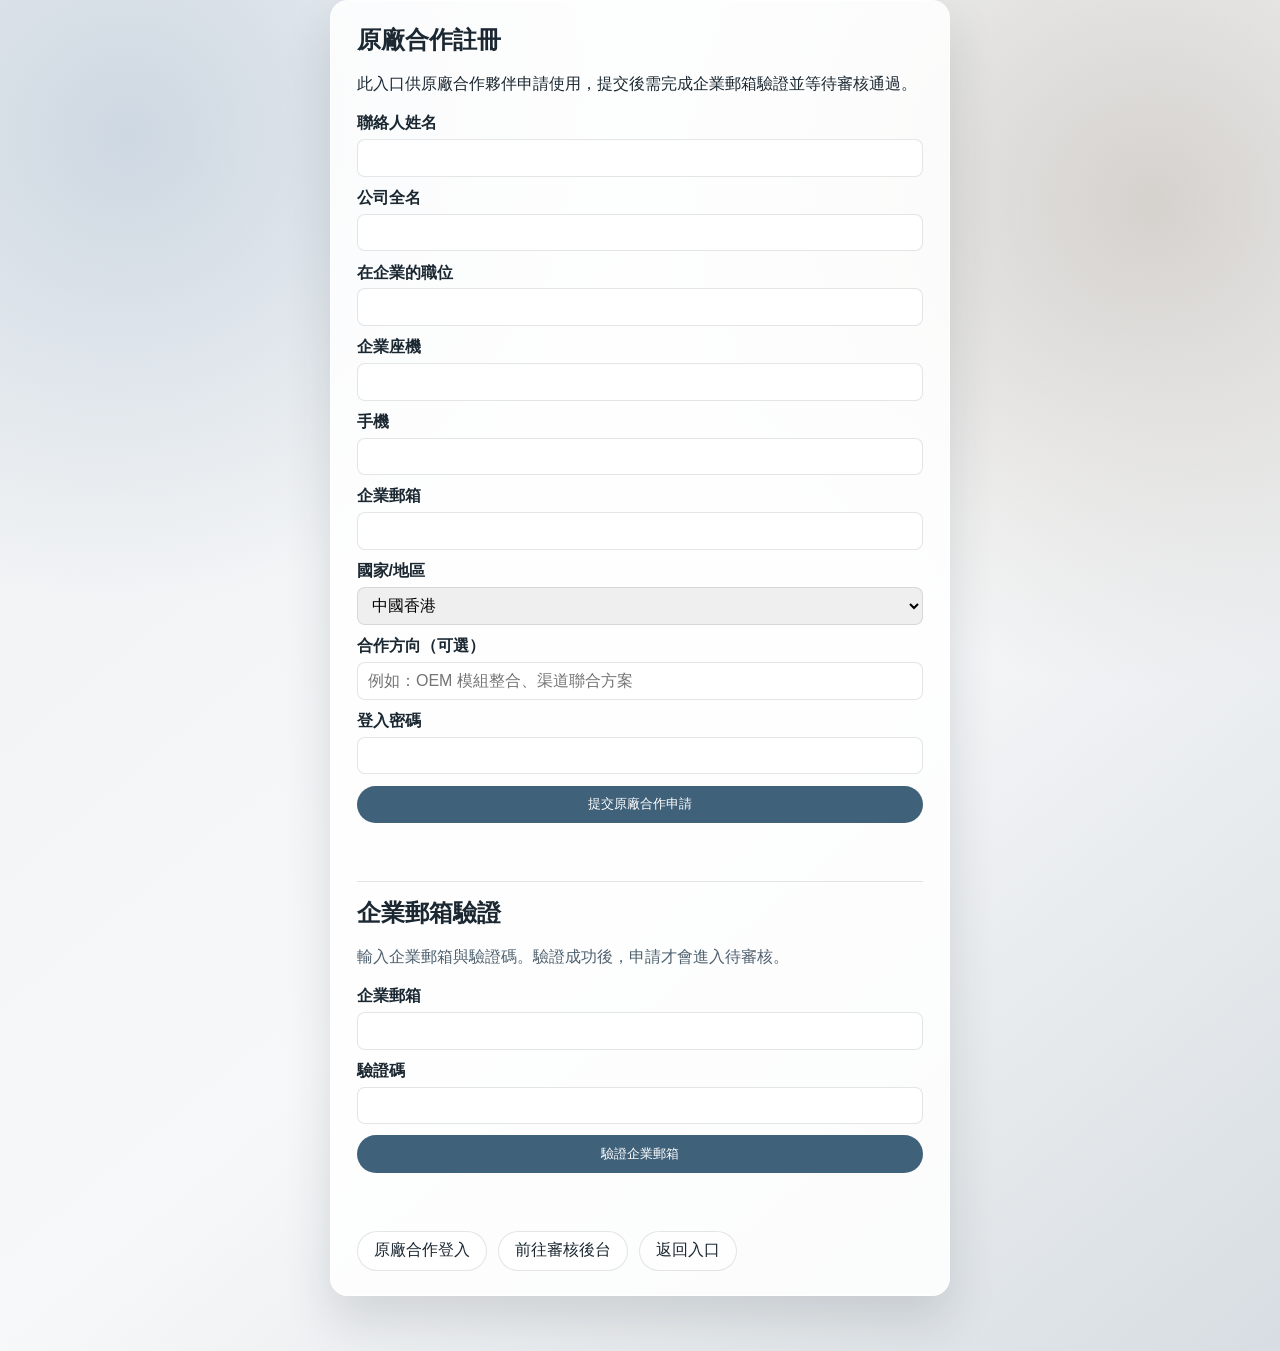
<file: secure-portal/manufacturer-register.html>
<!doctype html>
<html lang="zh-Hant">
  <head>
    <meta charset="UTF-8" />
    <meta name="viewport" content="width=device-width, initial-scale=1.0" />
    <title>原廠合作註冊 | 敏捷實施法門戶</title>
    <link rel="stylesheet" href="./styles.css" />
  </head>
  <body>
    <main class="shell center">
      <section class="card form-card">
        <h1>原廠合作註冊</h1>
        <p>此入口供原廠合作夥伴申請使用，提交後需完成企業郵箱驗證並等待審核通過。</p>

        <form id="manufacturer-register-form" class="form-grid">
          <label>
            聯絡人姓名
            <input type="text" name="fullName" required />
          </label>
          <label>
            公司全名
            <input type="text" name="company" required />
          </label>
          <label>
            在企業的職位
            <input type="text" name="jobTitle" required />
          </label>
          <label>
            企業座機
            <input type="text" name="officePhone" required />
          </label>
          <label>
            手機
            <input type="text" name="mobilePhone" required />
          </label>
          <label>
            企業郵箱
            <input type="email" name="email" required />
          </label>
          <label>
            國家/地區
            <select name="region" required>
              <option value="中國香港">中國香港</option>
              <option value="中國大陸">中國大陸</option>
              <option value="其他">其他</option>
            </select>
          </label>
          <label>
            合作方向（可選）
            <input type="text" name="cooperationFocus" placeholder="例如：OEM 模組整合、渠道聯合方案" />
          </label>
          <label>
            登入密碼
            <input type="password" name="password" minlength="6" required />
          </label>
          <button class="btn primary" type="submit">提交原廠合作申請</button>
        </form>

        <p id="manufacturer-register-msg" class="msg"></p>

        <hr class="split" />

        <h2>企業郵箱驗證</h2>
        <p class="tip">輸入企業郵箱與驗證碼。驗證成功後，申請才會進入待審核。</p>
        <form id="manufacturer-verify-form" class="form-grid">
          <label>
            企業郵箱
            <input type="email" name="email" required />
          </label>
          <label>
            驗證碼
            <input type="text" name="code" minlength="6" maxlength="6" required />
          </label>
          <button class="btn primary" type="submit">驗證企業郵箱</button>
        </form>
        <p id="manufacturer-verify-msg" class="msg"></p>

        <div class="actions">
          <a class="btn" href="./manufacturer-login.html">原廠合作登入</a>
          <a class="btn" href="./admin-review.html">前往審核後台</a>
          <a class="btn subtle" href="./index.html">返回入口</a>
        </div>
      </section>
    </main>

    <script src="./app.js"></script>
  </body>
</html>
</file>
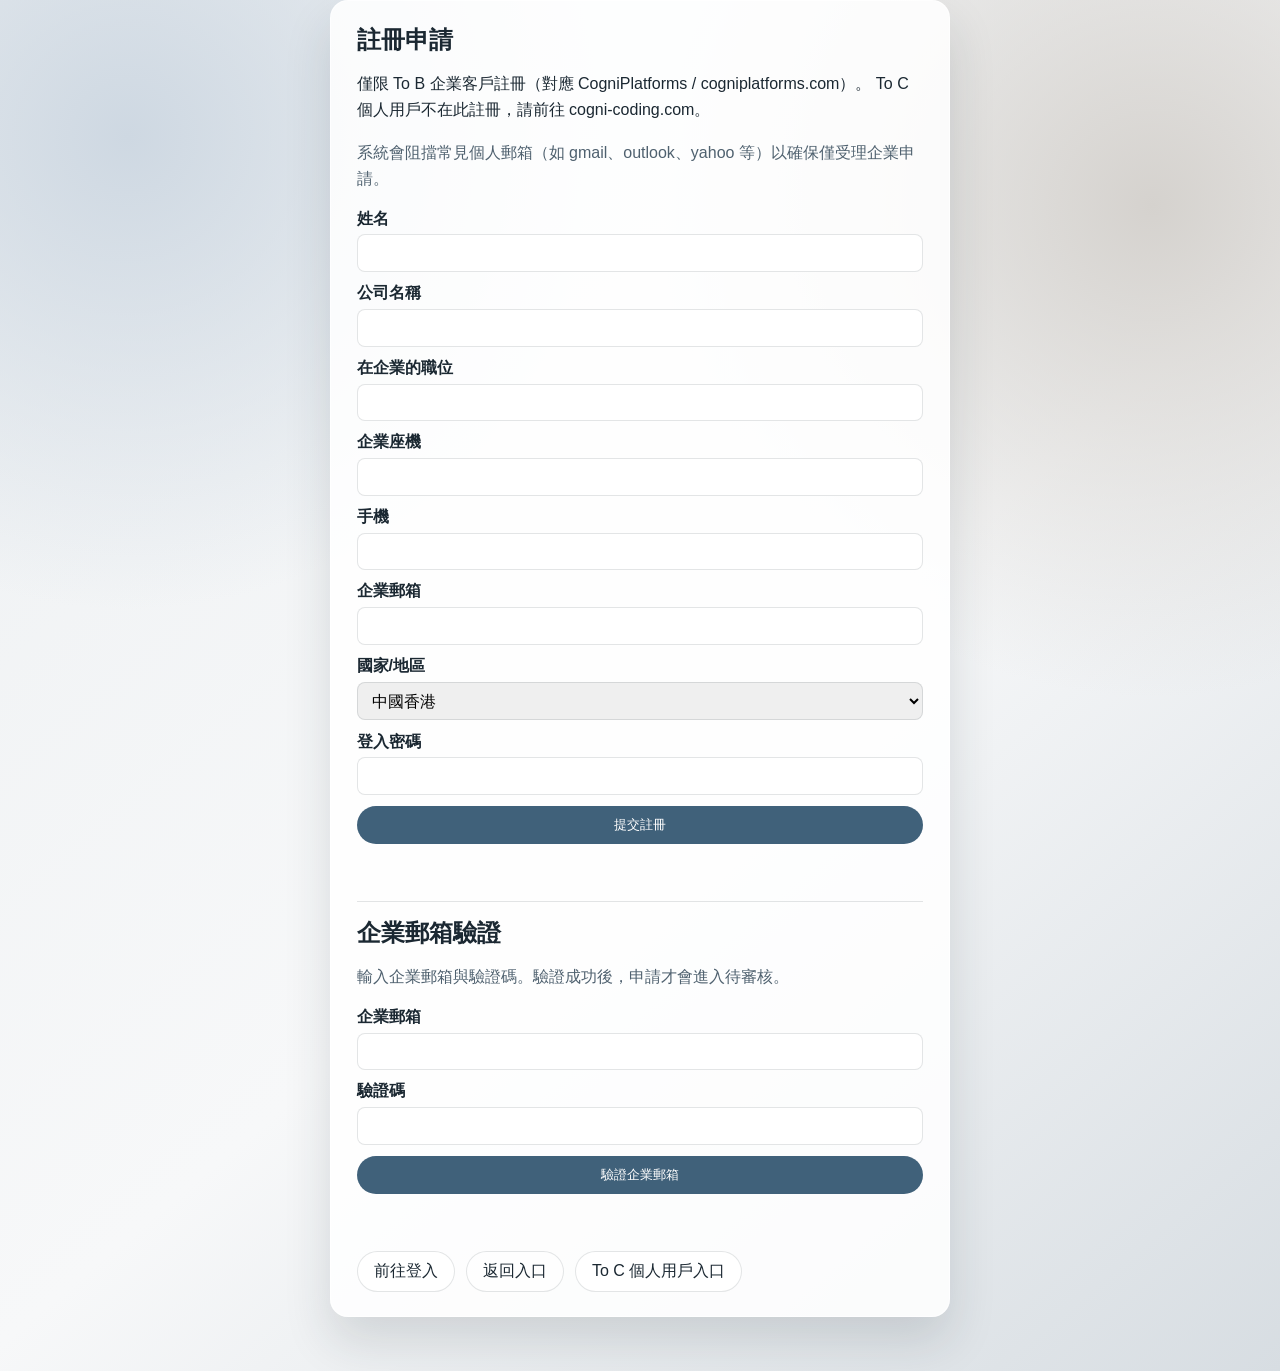
<file: secure-portal/register.html>
<!doctype html>
<html lang="zh-Hant">
  <head>
    <meta charset="UTF-8" />
    <meta name="viewport" content="width=device-width, initial-scale=1.0" />
    <title>註冊 | 敏捷實施法門戶</title>
    <link rel="stylesheet" href="./styles.css" />
  </head>
  <body>
    <main class="shell center">
      <section class="card form-card">
        <h1>註冊申請</h1>
        <p>
          僅限 To B 企業客戶註冊（對應 CogniPlatforms / cogniplatforms.com）。
          To C 個人用戶不在此註冊，請前往 cogni-coding.com。
        </p>
        <p class="tip">
          系統會阻擋常見個人郵箱（如 gmail、outlook、yahoo 等）以確保僅受理企業申請。
        </p>

        <form id="register-form" class="form-grid">
          <label>
            姓名
            <input type="text" name="fullName" required />
          </label>
          <label>
            公司名稱
            <input type="text" name="company" required />
          </label>
          <label>
            在企業的職位
            <input type="text" name="jobTitle" required />
          </label>
          <label>
            企業座機
            <input type="text" name="officePhone" required />
          </label>
          <label>
            手機
            <input type="text" name="mobilePhone" required />
          </label>
          <label>
            企業郵箱
            <input type="email" name="email" required />
          </label>
          <label>
            國家/地區
            <select name="region" required>
              <option value="中國香港">中國香港</option>
              <option value="中國大陸">中國大陸</option>
              <option value="其他">其他</option>
            </select>
          </label>
          <label>
            登入密碼
            <input type="password" name="password" minlength="6" required />
          </label>
          <button class="btn primary" type="submit">提交註冊</button>
        </form>

        <p id="register-msg" class="msg"></p>

        <hr class="split" />

        <h2>企業郵箱驗證</h2>
        <p class="tip">輸入企業郵箱與驗證碼。驗證成功後，申請才會進入待審核。</p>
        <form id="verify-form" class="form-grid">
          <label>
            企業郵箱
            <input type="email" name="email" required />
          </label>
          <label>
            驗證碼
            <input type="text" name="code" minlength="6" maxlength="6" required />
          </label>
          <button class="btn primary" type="submit">驗證企業郵箱</button>
        </form>
        <p id="verify-msg" class="msg"></p>

        <div class="actions">
          <a class="btn" href="./login.html">前往登入</a>
          <a class="btn subtle" href="./index.html">返回入口</a>
          <a class="btn" href="https://cogni-coding.com" target="_blank" rel="noreferrer">To C 個人用戶入口</a>
        </div>
      </section>
    </main>

    <script src="./app.js"></script>
  </body>
</html>
</file>
<file: styles.css>
:root {
  --bg: #eef2ef;
  --bg-deep: #dde4de;
  --ink: #263740;
  --ink-soft: #5d6d77;
  --accent: #5f7584;
  --accent-2: #8ea39a;
  --accent-3: #b08f7a;
  --card: rgba(249, 251, 250, 0.88);
  --line: rgba(31, 48, 56, 0.1);
  --shadow: 0 20px 36px rgba(31, 48, 56, 0.1);
}

* {
  box-sizing: border-box;
}

html,
body {
  margin: 0;
  padding: 0;
}

body {
  font-family: "IBM Plex Sans", "Noto Sans TC", "Noto Sans SC", sans-serif;
  color: var(--ink);
  background: radial-gradient(circle at 10% 8%, #e2e7e3 0%, transparent 38%),
    radial-gradient(circle at 87% 13%, #d8e1dd 0%, transparent 36%),
    linear-gradient(165deg, var(--bg) 0%, #f8fbf9 52%, #eaf0ec 100%);
  min-height: 100vh;
}

.bg-grid {
  position: fixed;
  inset: 0;
  pointer-events: none;
  background-image: linear-gradient(var(--line) 1px, transparent 1px),
    linear-gradient(90deg, var(--line) 1px, transparent 1px);
  background-size: 46px 46px;
  opacity: 0.2;
  z-index: -3;
}

.bg-orb {
  position: fixed;
  width: 480px;
  height: 480px;
  right: -140px;
  top: 90px;
  border-radius: 50%;
  background: radial-gradient(circle at 35% 30%, rgba(95, 117, 132, 0.45), rgba(95, 117, 132, 0) 62%);
  filter: blur(2px);
  animation: drift 16s ease-in-out infinite;
  pointer-events: none;
  z-index: -2;
}

.bg-orb-2 {
  width: 420px;
  height: 420px;
  left: -110px;
  top: 360px;
  background: radial-gradient(circle at 50% 45%, rgba(176, 143, 122, 0.38), rgba(176, 143, 122, 0) 60%);
  animation-delay: -6s;
  z-index: -1;
}

.container {
  width: min(1120px, 92vw);
  margin: 0 auto;
}

.site-header {
  position: sticky;
  top: 0;
  backdrop-filter: blur(8px);
  background: rgba(232, 235, 232, 0.72);
  border-bottom: 1px solid var(--line);
  z-index: 20;
}

.nav-wrap {
  display: flex;
  justify-content: space-between;
  align-items: center;
  min-height: 76px;
  gap: 0.9rem;
}

.brand {
  font-family: "IBM Plex Serif", serif;
  font-size: 1.08rem;
  color: var(--ink);
  text-decoration: none;
  letter-spacing: 0.06em;
  text-transform: uppercase;
}

.main-nav {
  display: flex;
  gap: 1.1rem;
}

.main-nav a {
  color: var(--ink);
  text-decoration: none;
  font-weight: 600;
  font-size: 0.95rem;
  letter-spacing: 0.01em;
  padding: 0.3rem 0.45rem;
  border-radius: 999px;
  transition: background-color 220ms ease, color 220ms ease;
}

.main-nav a.is-active {
  background: rgba(95, 117, 132, 0.18);
  color: #122028;
}

.lang-wrap {
  display: flex;
  align-items: center;
  gap: 0.5rem;
  color: var(--ink-soft);
  font-size: 0.88rem;
}

.lang-wrap select {
  background: rgba(255, 255, 255, 0.68);
  border: 1px solid var(--line);
  color: var(--ink);
  border-radius: 8px;
  padding: 0.35rem 0.5rem;
}

.hero {
  padding: 6.2rem 0 3.4rem;
  display: grid;
  grid-template-columns: 1.15fr 0.85fr;
  gap: 1.6rem;
  align-items: center;
}

.eyebrow {
  font-weight: 700;
  color: var(--accent);
  letter-spacing: 0.1em;
  text-transform: uppercase;
  font-size: 0.85rem;
}

h1,
h2,
h3 {
  margin: 0;
  line-height: 1.2;
}

.card h3 {
  margin-bottom: 1.2rem;
}

h1 {
  margin-top: 0.7rem;
  font-family: "IBM Plex Serif", serif;
  font-size: clamp(2.1rem, 4vw, 3.6rem);
  max-width: 15ch;
}

html[lang="en"] h1,
html[lang="fr"] h1,
html[lang="de"] h1 {
  font-size: clamp(1.6rem, 2.6vw, 2.6rem);
  max-width: 22ch;
  line-height: 1.15;
}

.lead {
  margin-top: 1.3rem;
  color: var(--ink-soft);
  font-size: 1.03rem;
  max-width: 62ch;
  line-height: 1.75;
}

.hero-actions {
  margin-top: 1.8rem;
  display: flex;
  gap: 0.9rem;
}

.btn {
  border-radius: 999px;
  padding: 0.8rem 1.2rem;
  text-decoration: none;
  font-weight: 700;
  border: 1px solid transparent;
}

.btn-primary {
  background: var(--accent);
  color: #fff;
  box-shadow: var(--shadow);
}

.btn-ghost {
  border-color: var(--line);
  color: var(--ink);
}

.hero-visual {
  position: relative;
  min-height: 320px;
  border: 1px solid rgba(255, 255, 255, 0.8);
  border-radius: 24px;
  background: linear-gradient(145deg, rgba(95, 117, 132, 0.2), rgba(142, 163, 154, 0.25));
  background-image: linear-gradient(145deg, rgba(95, 117, 132, 0.2), rgba(142, 163, 154, 0.25)),
    url("./ai-mesh.svg");
  background-size: cover;
  background-position: center;
  box-shadow: var(--shadow);
  overflow: hidden;
}

.hero-visual::before {
  content: "";
  position: absolute;
  inset: 0;
  background: linear-gradient(120deg, rgba(255, 255, 255, 0.18) 0%, rgba(255, 255, 255, 0) 45%),
    radial-gradient(circle at 75% 30%, rgba(11, 40, 57, 0.35), transparent 45%);
}

.hero-visual::after {
  content: "";
  position: absolute;
  inset: 18% 14% 20% 14%;
  border-radius: 16px;
  background-image: linear-gradient(rgba(244, 246, 245, 0.2) 1px, transparent 1px),
    linear-gradient(90deg, rgba(244, 246, 245, 0.2) 1px, transparent 1px);
  background-size: 18px 18px;
  opacity: 0.7;
}

.chip {
  position: absolute;
  right: 16px;
  top: 14px;
  z-index: 3;
  border-radius: 999px;
  border: 1px solid rgba(255, 255, 255, 0.65);
  background: rgba(31, 48, 56, 0.66);
  color: #f1f4f2;
  padding: 0.35rem 0.75rem;
  font-size: 0.8rem;
  letter-spacing: 0.05em;
}

.visual-core {
  position: absolute;
  left: 50%;
  top: 55%;
  width: 190px;
  height: 190px;
  transform: translate(-50%, -50%);
  border-radius: 50%;
  z-index: 2;
  background: radial-gradient(circle at 35% 30%, rgba(255, 255, 255, 0.8), rgba(95, 117, 132, 0.78));
  box-shadow: inset 0 0 30px rgba(255, 255, 255, 0.45), 0 0 60px rgba(95, 117, 132, 0.5);
  animation: pulse 4.8s ease-in-out infinite;
}

.metrics {
  margin-top: 0.5rem;
  display: grid;
  grid-template-columns: repeat(auto-fit, minmax(320px, 1fr));
  gap: 1rem;
}

.metrics article {
  border-radius: 16px;
  padding: 1rem 1.15rem;
  background: rgba(244, 246, 245, 0.76);
  border: 1px solid rgba(255, 255, 255, 0.82);
  box-shadow: var(--shadow);
}

.metric-value {
  margin: 0;
  font-size: 1.45rem;
  font-weight: 700;
}

.metric-label {
  margin: 0.45rem 0 0;
  color: var(--ink-soft);
  line-height: 1.5;
}

.panel,
.domain-panel,
.cta {
  margin-top: 1.5rem;
  padding: 2rem;
  background: var(--card);
  border: 1px solid rgba(255, 255, 255, 0.7);
  box-shadow: var(--shadow);
  border-radius: 22px;
}

.promo-spotlight {
  border: 1px solid rgba(95, 117, 132, 0.32);
  box-shadow: 0 26px 44px rgba(31, 48, 56, 0.2);
  background: linear-gradient(145deg, rgba(246, 248, 247, 0.9), rgba(232, 237, 235, 0.9));
}

.cards {
  margin-top: 1.5rem;
  display: grid;
  grid-template-columns: repeat(2, minmax(0, 1fr));
  gap: 1rem;
}

.enterprise-top {
  margin-top: 1.5rem;
  display: grid;
  grid-template-columns: minmax(0, 0.86fr) minmax(500px, 1.14fr);
  grid-template-areas: "service promo";
  gap: 1rem;
  align-items: stretch;
}

.enterprise-main {
  grid-area: service;
}

#enterprise-promo {
  grid-area: promo;
}

.enterprise-top .card,
.enterprise-top .panel {
  margin-top: 0;
  height: 100%;
}

.card {
  background: var(--card);
  border: 1px solid rgba(255, 255, 255, 0.8);
  border-radius: 20px;
  padding: 1.4rem;
  box-shadow: var(--shadow);
}

#to-b-service {
  grid-column: auto;
}

html[lang="en"] #to-b-service,
html[lang="fr"] #to-b-service,
html[lang="de"] #to-b-service {
  display: flex;
  flex-direction: column;
  padding: 1.1rem 1.2rem;
}

html[lang="en"] #to-b-service h3,
html[lang="fr"] #to-b-service h3,
html[lang="de"] #to-b-service h3 {
  font-size: 1.36rem;
  line-height: 1.16;
}

html[lang="en"] #to-b-service p,
html[lang="fr"] #to-b-service p,
html[lang="de"] #to-b-service p {
  margin-top: 0.5rem;
  line-height: 1.5;
  font-size: 0.95rem;
}

html[lang="en"] #to-b-service .b2b-link-row,
html[lang="fr"] #to-b-service .b2b-link-row,
html[lang="de"] #to-b-service .b2b-link-row {
  margin-top: 0.6rem;
}

html[lang="en"] #to-b-service .release-tag,
html[lang="fr"] #to-b-service .release-tag,
html[lang="de"] #to-b-service .release-tag {
  margin-top: 0.7rem;
  font-size: 1.02rem;
}

.card p,
.panel p,
.domain-panel li,
.cta p {
  margin-top: 0.8rem;
  line-height: 1.7;
  color: var(--ink-soft);
}

.app-showcase {
  background: linear-gradient(160deg, rgba(255, 255, 255, 0.92), rgba(244, 248, 246, 0.95));
}

.app-showcase .visual-lead {
  margin-top: 0;
  font-weight: 700;
  color: var(--ink);
  font-size: 1.05rem;
}

.app-icon-grid {
  margin-top: 1rem;
  display: grid;
  grid-template-columns: repeat(6, minmax(0, 1fr));
  gap: 0.7rem;
}

.app-icon {
  position: relative;
  aspect-ratio: 1;
  border-radius: 20px;
  border: 1px solid rgba(255, 255, 255, 0.75);
  box-shadow: 0 10px 18px rgba(31, 48, 56, 0.1);
  overflow: hidden;
  width: 100%;
  filter: brightness(1.2) saturate(1.04);
  --glyph-main: rgba(53, 70, 78, 0.32);
  --glyph-accent: rgba(30, 43, 49, 0.38);
}

.app-icon::before,
.app-icon::after {
  content: "";
  position: absolute;
  opacity: 0.52;
}

.app-letter {
  position: absolute;
  left: 50%;
  top: 50%;
  transform: translate(-50%, -50%);
  z-index: 3;
  font-size: 0.95rem;
  font-weight: 800;
  letter-spacing: 0.06em;
  color: rgba(44, 60, 70, 0.66);
  text-shadow: 0 1px 0 rgba(255, 255, 255, 0.45);
  text-transform: uppercase;
  opacity: 0.62;
}

.letter-v1 {
  font-family: "IBM Plex Sans", sans-serif;
  color: #324451;
}

.letter-v2 {
  font-family: "IBM Plex Serif", serif;
  font-style: italic;
  color: #5e4a3f;
}

.letter-v3 {
  font-family: "Trebuchet MS", sans-serif;
  font-weight: 700;
  color: #2f4f5c;
}

.letter-v4 {
  font-family: "Noto Sans TC", sans-serif;
  letter-spacing: 0.02em;
  color: #4e5158;
}

.letter-v5 {
  font-family: "Courier New", monospace;
  font-weight: 700;
  color: #4d3f33;
}

.letter-v6 {
  font-family: "Noto Sans SC", sans-serif;
  font-weight: 800;
  color: #2e5550;
}

.letter-v7 {
  font-family: "Georgia", serif;
  color: #5f5661;
}

.letter-v8 {
  font-family: "Verdana", sans-serif;
  font-weight: 800;
  color: #4a5e6a;
}

.letter-v9 {
  font-family: "Palatino Linotype", serif;
  color: #6a4f46;
}

.letter-v10 {
  font-family: "Segoe UI", sans-serif;
  color: #35596b;
}

.letter-v11 {
  font-family: "Tahoma", sans-serif;
  color: #5f5b4d;
}

.letter-v12 {
  font-family: "Gill Sans", "Segoe UI", sans-serif;
  color: #4a4d60;
}

.app-icon::before {
  width: 44%;
  height: 44%;
  left: 22%;
  top: 20%;
  border-radius: 12px;
  background: var(--glyph-main);
}

.app-icon::after {
  width: 34%;
  height: 10%;
  right: 16%;
  bottom: 18%;
  border-radius: 999px;
  background: var(--glyph-accent);
}

.shape-soft-square {
  border-radius: 18px;
}

.shape-pill {
  border-radius: 22px;
}

.shape-circle {
  border-radius: 20px;
}

.shape-cut {
  border-radius: 16px;
}

.shape-drop {
  border-radius: 20px;
}

.shape-hex {
  border-radius: 18px;
}

.shape-rounded-diamond {
  border-radius: 18px;
}

.shape-rounded-diamond::before,
.shape-rounded-diamond::after {
  transform: none;
}

.shape-blob {
  border-radius: 19px;
}

.shape-cut::before {
  clip-path: polygon(0 0, 84% 0, 100% 16%, 100% 100%, 0 100%);
}

.shape-drop::before {
  border-radius: 18px 18px 18px 7px;
}

.shape-hex::before {
  clip-path: polygon(24% 0, 76% 0, 100% 50%, 76% 100%, 24% 100%, 0 50%);
}

.shape-rounded-diamond::before {
  border-radius: 10px;
  transform: rotate(45deg);
}

.shape-blob::before {
  border-radius: 18px 10px 16px 12px;
}

.glyph-note::before {
  width: 42%;
  height: 48%;
  left: 24%;
  top: 18%;
  border-radius: 8px;
}

.glyph-check::before {
  width: 36%;
  height: 14%;
  left: 28%;
  top: 45%;
  border-radius: 999px;
  transform: rotate(-25deg);
}

.glyph-check::after {
  width: 22%;
  height: 12%;
  left: 20%;
  top: 54%;
  bottom: auto;
  right: auto;
  border-radius: 999px;
  transform: rotate(40deg);
}

.glyph-mail::before {
  width: 50%;
  height: 34%;
  left: 24%;
  top: 28%;
  border-radius: 8px;
}

.glyph-mail::after {
  width: 30%;
  height: 2px;
  left: 34%;
  top: 40%;
  right: auto;
  bottom: auto;
  border-radius: 2px;
  transform: rotate(-28deg);
}

.glyph-browser::before {
  width: 46%;
  height: 46%;
  left: 24%;
  top: 22%;
  border-radius: 999px;
}

.glyph-coin::before {
  width: 40%;
  height: 40%;
  left: 28%;
  top: 24%;
  border-radius: 999px;
}

.glyph-home::before {
  width: 44%;
  height: 30%;
  left: 24%;
  top: 42%;
  border-radius: 7px;
}

.glyph-home::after {
  width: 34%;
  height: 24%;
  left: 29%;
  top: 24%;
  right: auto;
  bottom: auto;
  background: rgba(31, 48, 56, 0.2);
  clip-path: polygon(50% 0%, 100% 100%, 0% 100%);
}

.glyph-book::before {
  width: 44%;
  height: 42%;
  left: 22%;
  top: 24%;
  border-radius: 7px 3px 3px 7px;
}

.glyph-book::after {
  width: 2px;
  height: 34%;
  left: 45%;
  top: 28%;
  right: auto;
  bottom: auto;
  background: rgba(31, 48, 56, 0.22);
}

.glyph-focus::before {
  width: 36%;
  height: 36%;
  left: 30%;
  top: 30%;
  border-radius: 999px;
}

.glyph-pin::before {
  width: 30%;
  height: 38%;
  left: 34%;
  top: 20%;
  border-radius: 999px 999px 999px 999px;
}

.glyph-pin::after {
  width: 2px;
  height: 22%;
  left: 48%;
  top: 52%;
  right: auto;
  bottom: auto;
  background: rgba(31, 48, 56, 0.24);
}

.glyph-photo::before {
  width: 48%;
  height: 36%;
  left: 24%;
  top: 30%;
  border-radius: 8px;
}

.glyph-photo::after {
  width: 18%;
  height: 18%;
  left: 52%;
  top: 32%;
  right: auto;
  bottom: auto;
  border-radius: 999px;
  background: rgba(31, 48, 56, 0.18);
}

.glyph-doc::before {
  width: 38%;
  height: 46%;
  left: 30%;
  top: 20%;
  border-radius: 6px;
}

.glyph-doc::after {
  width: 16%;
  height: 14%;
  left: 52%;
  top: 20%;
  right: auto;
  bottom: auto;
  background: rgba(31, 48, 56, 0.17);
  clip-path: polygon(0 0, 100% 0, 100% 100%);
}

.glyph-sync::before {
  width: 38%;
  height: 38%;
  left: 30%;
  top: 26%;
  border-radius: 999px;
}

.glyph-sync::after {
  width: 20%;
  height: 20%;
  left: 50%;
  top: 26%;
  right: auto;
  bottom: auto;
  background: rgba(31, 48, 56, 0.2);
  clip-path: polygon(50% 0, 100% 100%, 0 100%);
}

.app-icon:nth-child(1) {
  background: linear-gradient(155deg, #b8aaa0, #9aa7a4);
  --glyph-main: rgba(74, 90, 96, 0.35);
  --glyph-accent: rgba(44, 55, 59, 0.42);
}

.app-icon:nth-child(2) {
  background: linear-gradient(155deg, #a8b2b7, #85959e);
  --glyph-main: rgba(57, 72, 83, 0.35);
  --glyph-accent: rgba(35, 47, 56, 0.4);
}

.app-icon:nth-child(3) {
  background: linear-gradient(155deg, #b7a59b, #927f74);
  --glyph-main: rgba(82, 64, 56, 0.33);
  --glyph-accent: rgba(55, 43, 37, 0.4);
}

.app-icon:nth-child(4) {
  background: linear-gradient(155deg, #95a6a4, #798d8a);
  --glyph-main: rgba(63, 80, 77, 0.35);
  --glyph-accent: rgba(40, 53, 51, 0.42);
}

.app-icon:nth-child(5) {
  background: linear-gradient(155deg, #c2b4a3, #a89682);
  --glyph-main: rgba(88, 73, 58, 0.32);
  --glyph-accent: rgba(58, 48, 39, 0.4);
}

.app-icon:nth-child(6) {
  background: linear-gradient(155deg, #9cacb2, #7f8f9a);
  --glyph-main: rgba(60, 75, 87, 0.34);
  --glyph-accent: rgba(39, 50, 60, 0.41);
}

.app-icon:nth-child(7) {
  background: linear-gradient(155deg, #b5b0a7, #908d84);
  --glyph-main: rgba(76, 72, 62, 0.33);
  --glyph-accent: rgba(48, 45, 38, 0.4);
}

.app-icon:nth-child(8) {
  background: linear-gradient(155deg, #a9b9b2, #84998f);
  --glyph-main: rgba(63, 82, 73, 0.34);
  --glyph-accent: rgba(40, 54, 48, 0.41);
}

.app-icon:nth-child(9) {
  background: linear-gradient(155deg, #c1ab9c, #a28d7f);
  --glyph-main: rgba(86, 69, 61, 0.34);
  --glyph-accent: rgba(56, 44, 39, 0.4);
}

.app-icon:nth-child(10) {
  background: linear-gradient(155deg, #adb8c1, #8f9ca7);
  --glyph-main: rgba(64, 77, 89, 0.34);
  --glyph-accent: rgba(42, 52, 60, 0.41);
}

.app-icon:nth-child(11) {
  background: linear-gradient(155deg, #b8a9b0, #95858f);
  --glyph-main: rgba(79, 66, 75, 0.33);
  --glyph-accent: rgba(52, 43, 49, 0.41);
}

.app-icon:nth-child(12) {
  background: linear-gradient(155deg, #a0b1aa, #80938a);
  --glyph-main: rgba(61, 78, 72, 0.34);
  --glyph-accent: rgba(40, 51, 47, 0.41);
}

.domain-panel ul {
  margin: 1rem 0 0;
  padding-left: 1.2rem;
}

.marketplace-grid {
  margin-top: 1rem;
  display: grid;
  grid-template-columns: repeat(2, minmax(0, 1fr));
  gap: 1rem;
}

.session-grid {
  margin-top: 1rem;
  display: grid;
  grid-template-columns: repeat(2, minmax(0, 1fr));
  gap: 1rem;
}

.session-actions {
  margin-top: 0.9rem;
}

#oem-partnership .actions {
  margin-top: 1.9rem;
}

#oem-partnership {
  padding-top: 1.35rem;
}

#oem-partnership > p:first-child {
  margin-top: 0;
}

.session-card {
  background: rgba(255, 255, 255, 0.74);
  border: 1px solid rgba(255, 255, 255, 0.8);
  border-radius: 18px;
  padding: 1.15rem 1.2rem;
    font-family: "Copperplate", "Times New Roman", serif;
}

.promo-grid {
  margin-top: 1rem;
  display: grid;
    font-family: "Brush Script MT", "Segoe Script", cursive;
  grid-template-columns: repeat(3, minmax(0, 1fr));
    font-size: 1.08rem;
  gap: 1rem;
}

.promo-vertical .promo-grid {
  grid-template-columns: 1fr;
  margin-top: 0.75rem;
  gap: 0.75rem;
}

.promo-vertical {
  padding: 1.55rem;
}

.promo-vertical .promo-card {
  padding: 0.95rem 1rem;
}

.promo-vertical .hero-actions {
  margin-top: 1rem;
}

.promo-vertical .metrics-compact {
  margin-top: 0.85rem;
  grid-template-columns: repeat(2, minmax(0, 1fr));
  gap: 0.65rem;
}

.promo-vertical .metrics-compact article {
  padding: 0.8rem 0.9rem;
}

.promo-vertical .metrics-compact .metric-value {
  font-size: 1rem;
}

.promo-vertical .metrics-compact .metric-label {
  margin-top: 0.35rem;
  font-size: 0.95rem;
  line-height: 1.45;
}

html[lang="en"] #enterprise-promo p,
html[lang="fr"] #enterprise-promo p,
html[lang="de"] #enterprise-promo p {
  line-height: 1.32;
  font-size: 0.82rem;
}

html[lang="en"] #enterprise-promo,
html[lang="fr"] #enterprise-promo,
html[lang="de"] #enterprise-promo {
  padding: 1.05rem 0.95rem;
}

html[lang="en"] #enterprise-promo h2,
html[lang="fr"] #enterprise-promo h2,
html[lang="de"] #enterprise-promo h2 {
  font-size: 1.18rem;
  line-height: 1.14;
}

html[lang="en"] #enterprise-promo .promo-card p,
html[lang="fr"] #enterprise-promo .promo-card p,
html[lang="de"] #enterprise-promo .promo-card p {
  margin-top: 0.55rem;
  line-height: 1.4;
}

.embedded-workshop {
  margin-top: 0.7rem;
  padding-top: 0.65rem;
  border-top: 1px solid rgba(31, 48, 56, 0.1);
}

html[lang="en"] #enterprise-promo .embedded-workshop,
html[lang="fr"] #enterprise-promo .embedded-workshop,
html[lang="de"] #enterprise-promo .embedded-workshop {
  margin-top: 0.3rem;
  padding-top: 0.3rem;
}

.embedded-workshop h2 {
  font-size: 1.7rem;
}

.promo-vertical .embedded-workshop .session-grid {
  grid-template-columns: repeat(2, minmax(0, 1fr));
  gap: 0.75rem;
}

html[lang="en"] #enterprise-promo .embedded-workshop .session-grid,
html[lang="fr"] #enterprise-promo .embedded-workshop .session-grid,
html[lang="de"] #enterprise-promo .embedded-workshop .session-grid {
  gap: 0.45rem;
}
  gap: 0.3rem;
.promo-vertical .embedded-workshop .session-card {
  padding: 0.75rem 0.85rem;
}

html[lang="en"] #enterprise-promo .embedded-workshop .session-card,
  padding: 0.4rem 0.5rem;
html[lang="de"] #enterprise-promo .embedded-workshop .session-card {
  padding: 0.55rem 0.65rem;

html[lang="en"] #enterprise-promo .embedded-workshop .session-card h3,
html[lang="fr"] #enterprise-promo .embedded-workshop .session-card h3,
html[lang="de"] #enterprise-promo .embedded-workshop .session-card h3 {
  font-size: 1rem;
  line-height: 1.2;
}

html[lang="en"] #enterprise-promo .embedded-workshop .session-actions,
html[lang="fr"] #enterprise-promo .embedded-workshop .session-actions,
html[lang="de"] #enterprise-promo .embedded-workshop .session-actions {
  margin-top: 0.35rem;
}
  border-radius: 14px;
}

.embedded-workshop .video-placeholder {
  min-height: 44px;
  margin-top: 0.45rem;
  padding: 0.35rem;
}

html[lang="en"] #enterprise-promo .embedded-workshop .video-placeholder,
html[lang="fr"] #enterprise-promo .embedded-workshop .video-placeholder,
html[lang="de"] #enterprise-promo .embedded-workshop .video-placeholder {
  display: none;
}

.embedded-workshop .release-tag {
  margin-top: 0.5rem;
  }

html[lang="en"] #enterprise-promo .embedded-workshop .release-tag,
html[lang="fr"] #enterprise-promo .embedded-workshop .release-tag,
html[lang="de"] #enterprise-promo .embedded-workshop .release-tag {
  margin-top: 0.12rem;
  font-size: 1.02rem;
}

.promo-card {
    font-family: "Impact", "Arial Black", sans-serif;
  border: 1px solid rgba(255, 255, 255, 0.8);
  border-radius: 18px;
  padding: 1.15rem 1.2rem;
  box-shadow: var(--shadow);
}
    font-family: "Rockwell", "Georgia", serif;
.video-placeholder {
  margin-top: 0.85rem;
  border: 1px dashed var(--line);
  border-radius: 12px;
  min-height: 112px;
    font-family: "Lucida Handwriting", "Segoe Script", cursive;
  place-items: center;
    font-size: 1.02rem;
  background: rgba(31, 48, 56, 0.03);
  text-align: center;
  padding: 0.75rem;
}
    font-family: "Verdana", sans-serif;
.video-placeholder p {
  margin: 0;
  color: var(--ink-soft);
}

    font-family: "Papyrus", "Georgia", serif;
    font-size: 1.04rem;
  background: rgba(255, 255, 255, 0.74);
  border: 1px solid rgba(255, 255, 255, 0.8);
  border-radius: 18px;
  padding: 1.15rem 1.2rem;
    font-family: "Gill Sans", "Trebuchet MS", sans-serif;
}

.release-tag {
  font-style: italic;
  color: var(--accent);
}

.site-footer {
    font-family: "Cambria", "Times New Roman", serif;
  border-top: 1px solid var(--line);
}

.site-footer p {
    font-family: "Arial Rounded MT Bold", "Verdana", sans-serif;
    font-size: 0.92rem;
  padding: 1.2rem 0 2.5rem;
}

.reveal {
  opacity: 0;
  transform: translateY(22px);
  transition: opacity 600ms ease, transform 600ms ease;
}

.reveal.visible {
  opacity: 1;
  transform: translateY(0);
}

[data-panel-groups][hidden] {
  display: none !important;
}

@keyframes pulse {
  0%,
  100% {
    transform: translate(-50%, -50%) scale(1);
  }
  50% {
    transform: translate(-50%, -50%) scale(1.08);
  }
}

@keyframes drift {
  0%,
  100% {
    transform: translate(0, 0);
  }
  50% {
    transform: translate(14px, -16px);
  }
}

@media (max-width: 900px) {
  .nav-wrap {
    flex-wrap: wrap;
    padding: 0.7rem 0;
  }

  .main-nav {
    order: 3;
    width: 100%;
    justify-content: space-between;
  }

  .lang-wrap {
    margin-left: auto;
  }

  .hero {
    grid-template-columns: 1fr;
  }

  .hero-visual {
    min-height: 260px;
  }

  .metrics {
    grid-template-columns: 1fr;
  }

  .marketplace-grid {
    grid-template-columns: 1fr;
  }

  .session-grid {
    grid-template-columns: 1fr;
  }

  .promo-grid {
    grid-template-columns: 1fr;
  }

  .app-icon-grid {
    grid-template-columns: repeat(4, minmax(0, 1fr));
  }

  .cards {
    grid-template-columns: 1fr;
  }

  .enterprise-top {
    grid-template-columns: 1fr;
    grid-template-areas:
      "service"
      "promo";
  }
}
</file>
<file: secure-portal/styles.css>
:root {
  --bg: #edf0f2;
  --bg-deep: #d7dde2;
  --ink: #1b2832;
  --muted: #4f616f;
  --accent: #40617a;
  --accent-2: #7f98ad;
  --card: rgba(255, 255, 255, 0.86);
  --line: rgba(27, 40, 50, 0.12);
}

* {
  box-sizing: border-box;
}

body {
  margin: 0;
  font-family: "Segoe UI", "Noto Sans TC", "Noto Sans SC", sans-serif;
  color: var(--ink);
  background: radial-gradient(circle at 10% 10%, #ced8e2 0%, transparent 28%),
    radial-gradient(circle at 90% 15%, #d5d2ce 0%, transparent 30%),
    linear-gradient(140deg, var(--bg) 0%, #f7f8f9 55%, var(--bg-deep) 100%);
}

.shell {
  width: min(1100px, 92vw);
  margin: 2.2rem auto 3.4rem;
}

.center {
  min-height: 100vh;
  display: grid;
  place-items: center;
  margin-top: 0;
}

.card {
  width: 100%;
  background: var(--card);
  border: 1px solid rgba(255, 255, 255, 0.72);
  box-shadow: 0 24px 48px rgba(27, 40, 50, 0.14);
  border-radius: 18px;
  padding: 1.5rem 1.6rem;
}

.hero {
  max-width: 760px;
}

h1,
h2 {
  margin: 0;
  line-height: 1.25;
}

p {
  line-height: 1.65;
}

.badge {
  margin: 0 0 0.55rem;
  color: var(--accent);
  letter-spacing: 0.06em;
  text-transform: uppercase;
  font-size: 0.82rem;
  font-weight: 700;
}

.actions {
  margin-top: 1rem;
  display: flex;
  gap: 0.7rem;
  flex-wrap: wrap;
}

.btn {
  display: inline-block;
  text-decoration: none;
  border: 1px solid var(--line);
  color: var(--ink);
  border-radius: 999px;
  padding: 0.55rem 1rem;
  background: #fff;
  cursor: pointer;
}

.btn.primary {
  background: var(--accent);
  color: #fff;
  border-color: transparent;
}

.btn.subtle {
  background: rgba(255, 255, 255, 0.6);
}

.form-card {
  max-width: 620px;
}

.form-grid {
  margin-top: 0.85rem;
  display: grid;
  gap: 0.7rem;
}

label {
  display: grid;
  gap: 0.3rem;
  font-weight: 600;
}

input {
  border: 1px solid var(--line);
  border-radius: 8px;
  padding: 0.55rem 0.65rem;
  font-size: 1rem;
}

.searchable-wrap {
  position: relative;
}

.searchable-list {
  position: absolute;
  z-index: 10;
  top: calc(100% + 0.35rem);
  left: 0;
  right: 0;
  display: grid;
  gap: 0.2rem;
  max-height: 220px;
  overflow-y: auto;
  padding: 0.35rem;
  border: 1px solid var(--line);
  border-radius: 10px;
  background: rgba(255, 255, 255, 0.96);
  box-shadow: 0 16px 28px rgba(27, 40, 50, 0.12);
}

.searchable-option {
  border: 0;
  border-radius: 8px;
  background: transparent;
  text-align: left;
  padding: 0.55rem 0.65rem;
  color: var(--ink);
  cursor: pointer;
}

.searchable-option:hover,
.searchable-option.active,
.searchable-option:focus-visible {
  background: rgba(64, 97, 122, 0.12);
  outline: none;
}

.searchable-empty {
  padding: 0.55rem 0.65rem;
  color: var(--muted);
  font-size: 0.95rem;
}

select,
textarea {
  border: 1px solid var(--line);
  border-radius: 8px;
  padding: 0.55rem 0.65rem;
  font-size: 1rem;
  font-family: inherit;
}

textarea {
  resize: vertical;
}

.msg {
  min-height: 1.6rem;
  font-weight: 600;
  color: var(--accent);
}

.hidden {
  display: none;
}

.review-list {
  margin-top: 1rem;
  display: grid;
  gap: 0.8rem;
}

.review-item {
  border: 1px solid var(--line);
  background: rgba(255, 255, 255, 0.75);
  border-radius: 12px;
  padding: 0.8rem;
}

.top-bar {
  display: flex;
  justify-content: space-between;
  align-items: center;
  gap: 0.7rem;
  flex-wrap: wrap;
}

.flow-steps {
  margin-top: 1rem;
  display: grid;
  gap: 0.8rem;
}

.flow-step {
  border-left: 4px solid var(--accent-2);
  background: rgba(255, 255, 255, 0.75);
  border-radius: 10px;
  padding: 0.9rem 1rem;
}

.flow-step p {
  margin: 0.5rem 0 0;
  color: var(--muted);
}

.diagram-box {
  margin-top: 1.1rem;
  border: 1px solid var(--line);
  border-radius: 12px;
  padding: 0.9rem;
  background: rgba(255, 255, 255, 0.72);
}

.points-grid {
  display: grid;
  grid-template-columns: repeat(auto-fit, minmax(260px, 1fr));
  gap: 0.9rem;
  margin-top: 1rem;
}

.points-card {
  border: 1px solid var(--line);
  border-radius: 12px;
  background: rgba(255, 255, 255, 0.82);
  padding: 1rem;
}

.points-label {
  margin: 0;
  color: var(--muted);
  font-size: 0.92rem;
}

.points-balance {
  margin: 0.2rem 0 0;
  font-size: 2.3rem;
  font-weight: 700;
  color: var(--accent);
}

.points-tip,
.points-catalog p {
  margin: 0.35rem 0 0;
  color: var(--muted);
}

.compact-form {
  margin-top: 0.7rem;
}

.points-history {
  display: grid;
  gap: 0.7rem;
  margin-top: 0.8rem;
}

.points-entry {
  display: flex;
  justify-content: space-between;
  gap: 0.8rem;
  padding: 0.75rem 0.85rem;
  border: 1px solid var(--line);
  border-radius: 10px;
  background: rgba(255, 255, 255, 0.68);
}

.points-entry p {
  margin: 0;
}

.points-value {
  font-weight: 700;
}

.points-value.positive {
  color: #2f6a4d;
}

.points-value.negative {
  color: #8a4a42;
}

.orders-list {
  display: grid;
  gap: 0.8rem;
  margin-top: 0.8rem;
}

.order-item {
  border: 1px solid var(--line);
  border-radius: 12px;
  background: rgba(255, 255, 255, 0.72);
  padding: 0.95rem;
}

.order-item h4,
.order-item p {
  margin: 0;
}

.order-meta {
  display: grid;
  gap: 0.35rem;
  margin-top: 0.45rem;
}

.order-status {
  display: inline-block;
  margin-top: 0.65rem;
  padding: 0.22rem 0.65rem;
  border-radius: 999px;
  background: rgba(64, 97, 122, 0.12);
  color: var(--accent);
  font-size: 0.88rem;
  font-weight: 700;
}

.order-actions {
  display: flex;
  gap: 0.6rem;
  flex-wrap: wrap;
  margin-top: 0.85rem;
}

.diagram-box svg {
  width: 100%;
  height: auto;
}

.node {
  fill: #eff3f6;
  stroke: #6e879b;
  stroke-width: 2;
}

svg text {
  font-size: 13px;
  fill: #243642;
}

.arrow {
  stroke: #40617a;
  stroke-width: 2.2;
}

.tip {
  color: var(--muted);
}

.split {
  border: 0;
  border-top: 1px solid var(--line);
  margin: 1rem 0;
}

@media (max-width: 900px) {
  .diagram-box {
    overflow-x: auto;
  }

  .diagram-box svg {
    min-width: 980px;
  }
}
</file>
